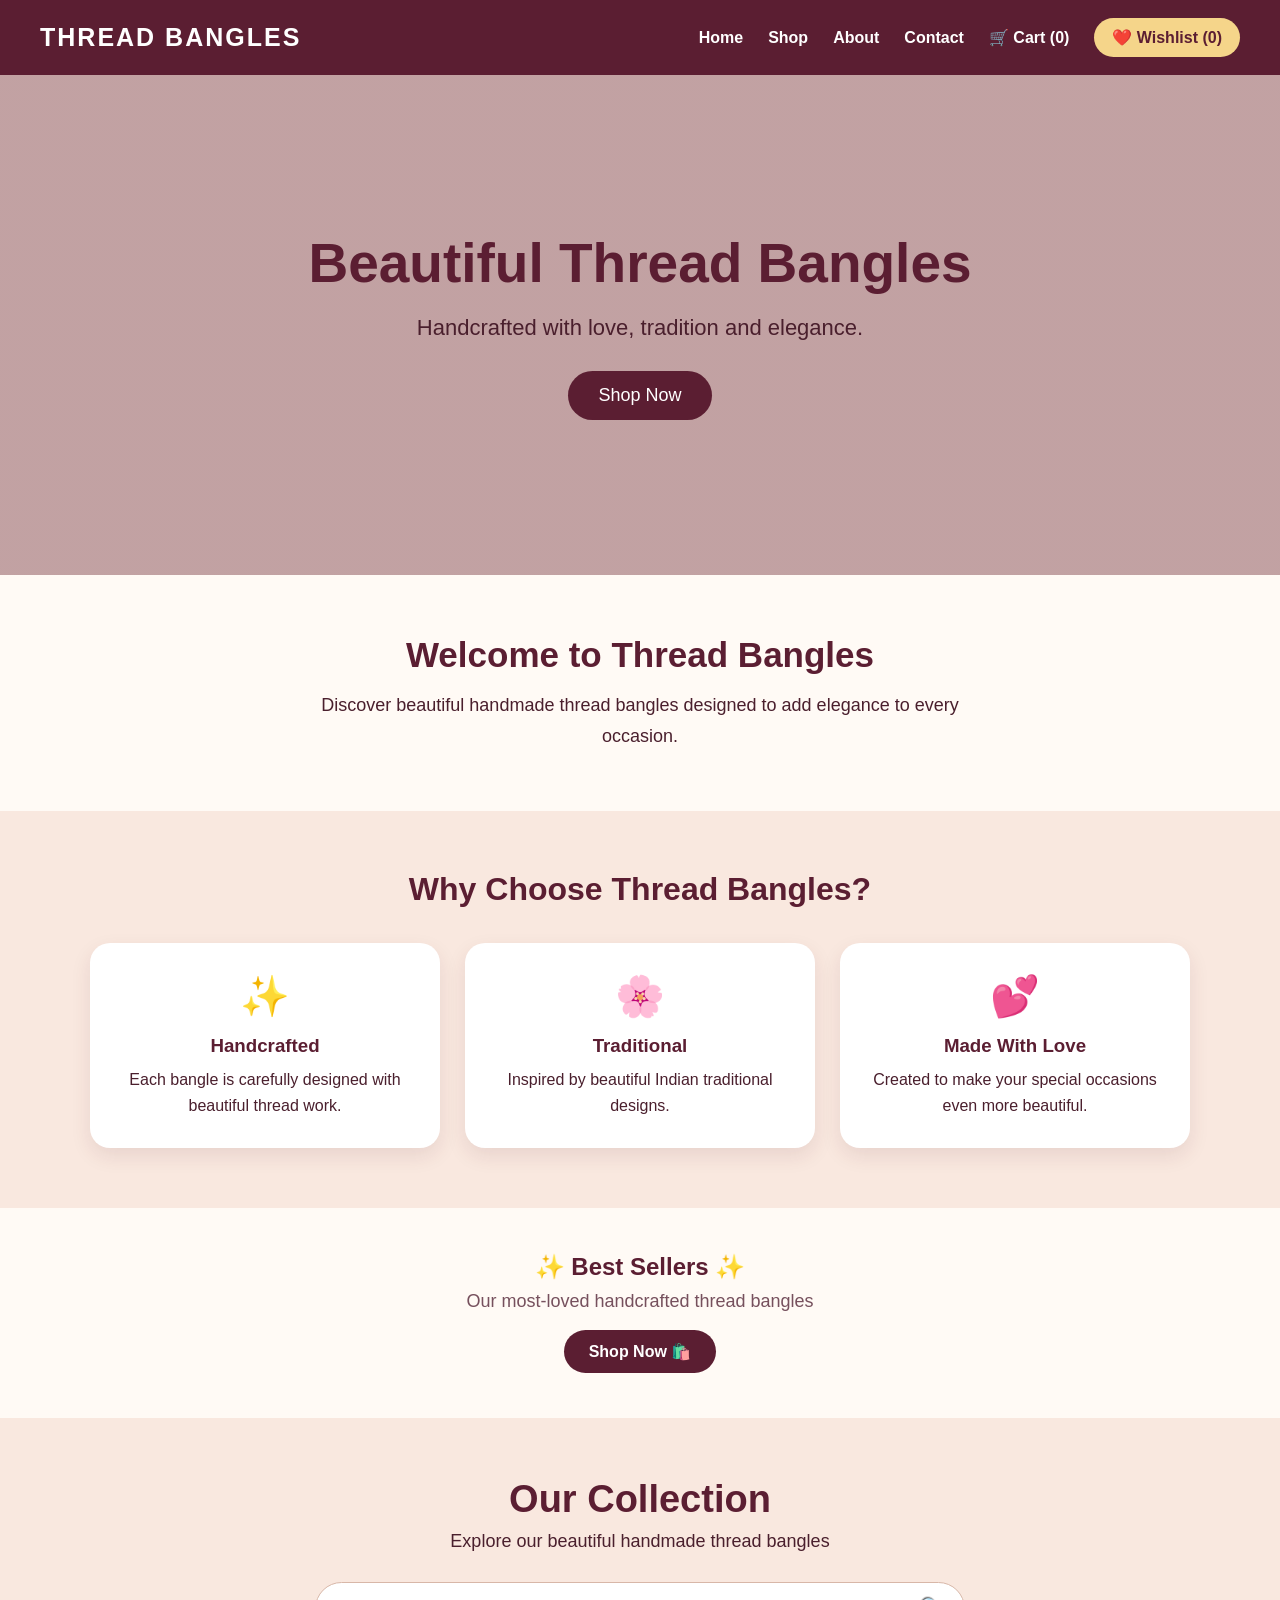
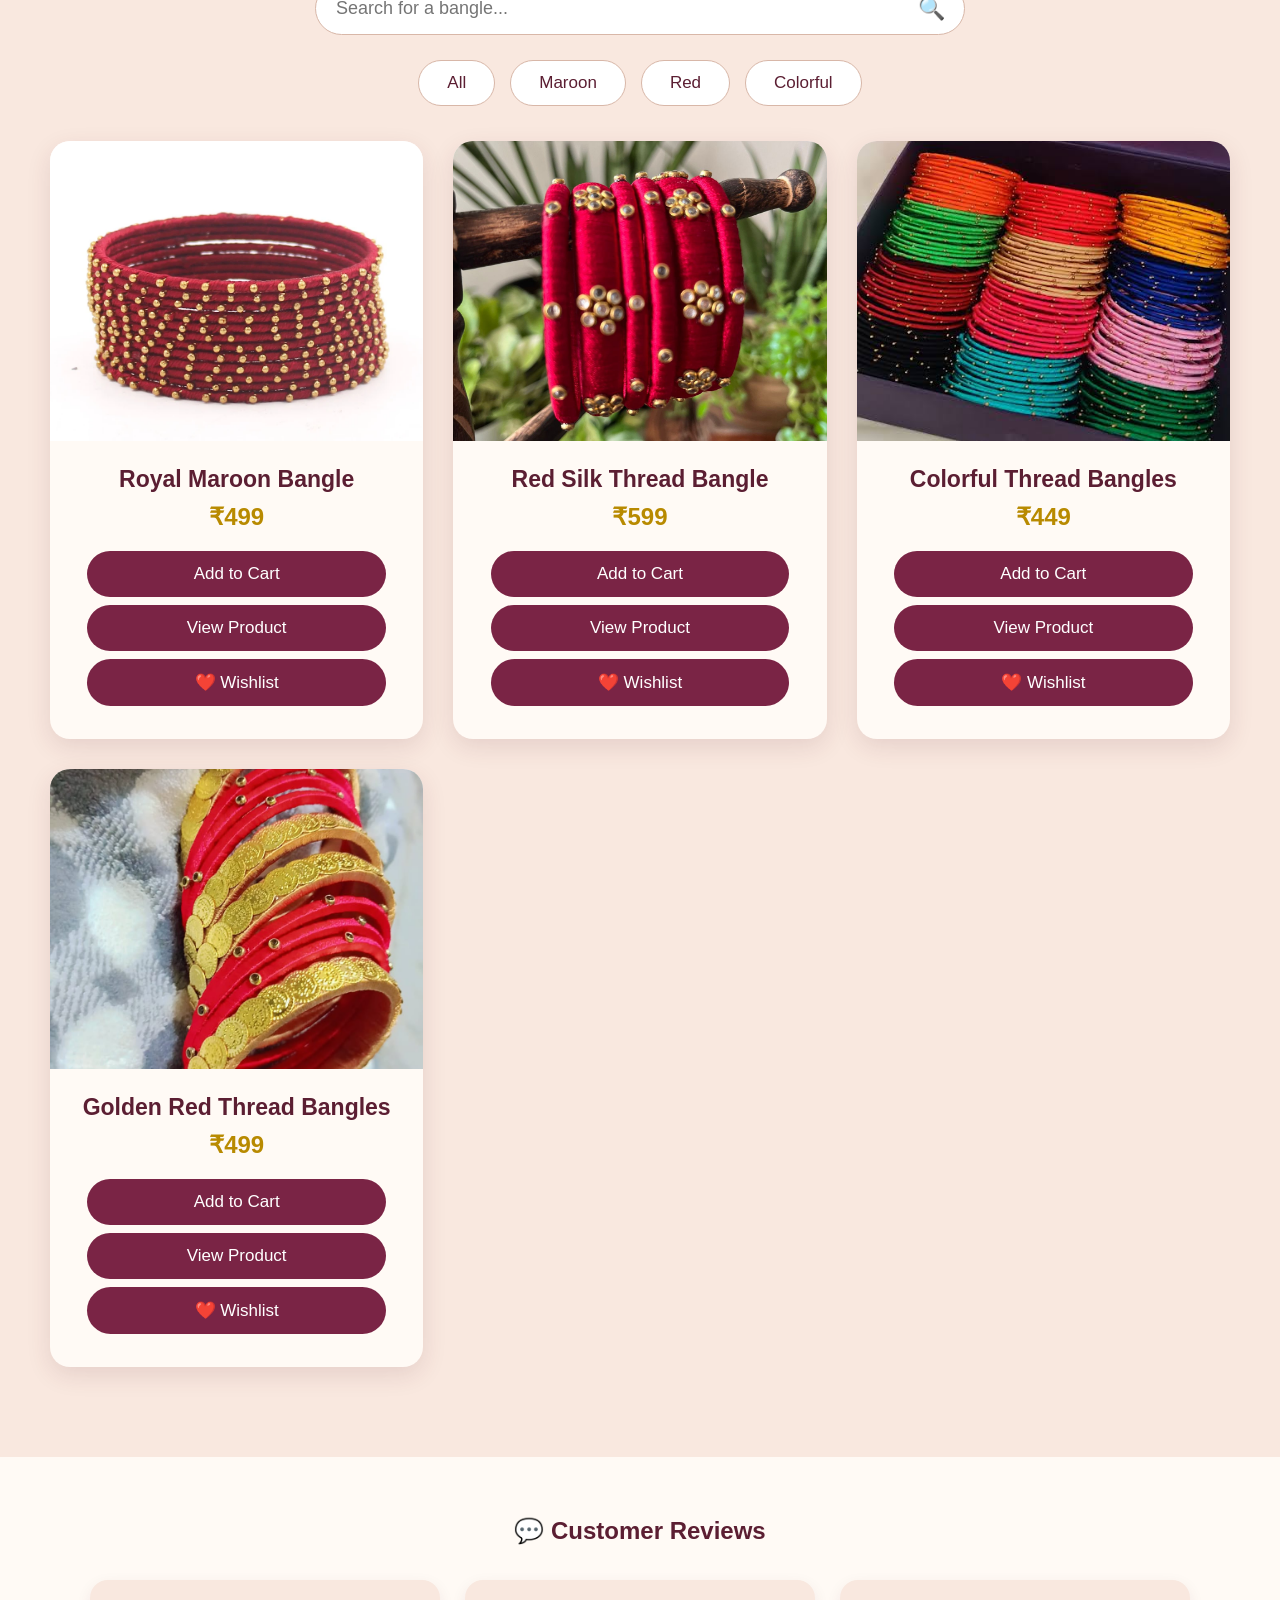
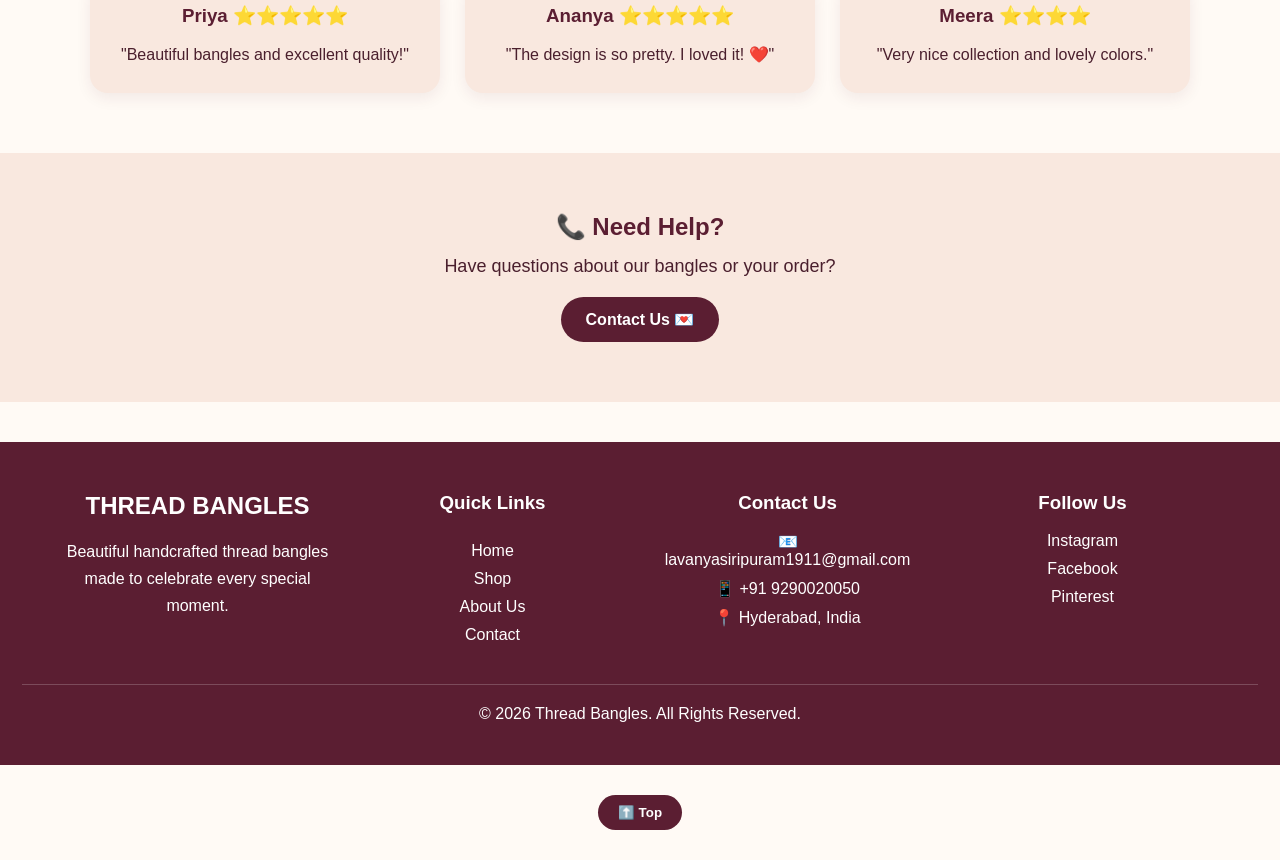
<file: index.html>
<!DOCTYPE html>
<html lang="en">

<head>
    <meta charset="UTF-8">
    <meta name="viewport" content="width=device-width, initial-scale=1.0">

    <title>Thread Bangles</title>

    <link rel="stylesheet" href="style.css">
</head>

<body>

    <!-- HEADER -->

    <header>

        <div class="logo">
            THREAD BANGLES
        </div>

        <nav>
            <a href="index.html">Home</a>
            <a href="#shop">Shop</a>
            <a href="about.html">About</a>
            <a href="contact.html">Contact</a>
            <a href="cart.html">🛒 Cart</a>
            <a href="wishlist.html" id="wishlist-link">
                ❤️ Wishlist
            </a>
        </nav>

    </header>


    <!-- HERO -->

    <section class="hero">

        <div class="hero-content">

            <h1>
                Beautiful Thread Bangles
            </h1>

            <p>
                Handcrafted with love, tradition and elegance.
            </p>

            <a href="#shop">
                <button>
                    Shop Now
                </button>
            </a>

        </div>

    </section>


    <!-- WELCOME -->

    <section class="welcome">

        <h2>
            Welcome to Thread Bangles
        </h2>

        <p>
            Discover beautiful handmade thread bangles
            designed to add elegance to every occasion.
        </p>

    </section>


    <!-- WHY CHOOSE US -->

    <section class="featured">

        <h2>
            Why Choose Thread Bangles?
        </h2>

        <div class="featured-container">

            <div class="featured-card">

                <div class="featured-icon">
                    ✨
                </div>

                <h3>
                    Handcrafted
                </h3>

                <p>
                    Each bangle is carefully designed
                    with beautiful thread work.
                </p>

            </div>


            <div class="featured-card">

                <div class="featured-icon">
                    🌸
                </div>

                <h3>
                    Traditional
                </h3>

                <p>
                    Inspired by beautiful Indian
                    traditional designs.
                </p>

            </div>


            <div class="featured-card">

                <div class="featured-icon">
                    💕
                </div>

                <h3>
                    Made With Love
                </h3>

                <p>
                    Created to make your special
                    occasions even more beautiful.
                </p>

            </div>

        </div>

    </section>


    <!-- BEST SELLERS -->

    <section class="featured-section">

        <h1>
            ✨ Best Sellers ✨
        </h1>

        <p>
            Our most-loved handcrafted thread bangles
        </p>

        <a href="#shop" class="featured-btn">
            Shop Now 🛍️
        </a>

    </section>


    <!-- SHOP -->

    <section class="shop" id="shop">

        <h2>
            Our Collection
        </h2>

        <p class="shop-subtitle">
            Explore our beautiful handmade thread bangles
        </p>


        <!-- SEARCH -->

        <div class="shop-search">

            <input
                type="text"
                id="searchInput"
                placeholder="Search for a bangle..."
                onkeyup="searchProducts()"
            >

            <span>
                🔍
            </span>

        </div>


        <!-- CATEGORY FILTERS -->

        <div class="category-filters">

            <button onclick="filterProducts('all')">
                All
            </button>

            <button onclick="filterProducts('maroon')">
                Maroon
            </button>

            <button onclick="filterProducts('red')">
                Red
            </button>

            <button onclick="filterProducts('colorful')">
                Colorful
            </button>

        </div>


        <!-- NO PRODUCTS -->

        <p id="no-products" class="no-products">
            No products found.
        </p>


        <!-- PRODUCTS -->

        <div class="product-container">


            <!-- PRODUCT 1 -->

            <div
                class="product-card"
                data-category="maroon"
            >

                <img
                    src="images/maroon-bangle.jpeg"
                    alt="Royal Maroon Bangle"
                >

                <h3>
                    Royal Maroon Bangle
                </h3>

                <p>
                    ₹499
                </p>

                <button
                    onclick="addToCart('Royal Maroon Bangle', 499)"
                >
                    Add to Cart
                </button>

                <a href="product.html">
                    <button>
                        View Product
                    </button>
                </a>

                <button
                    class="wishlist-btn"
                    onclick="addToWishlist('Royal Maroon Bangle')"
                >
                    ❤️ Wishlist
                </button>

            </div>


            <!-- PRODUCT 2 -->

            <div
                class="product-card"
                data-category="red"
            >

                <img
                    src="images/red-bangle.jpeg"
                    alt="Red Silk Thread Bangle"
                >

                <h3>
                    Red Silk Thread Bangle
                </h3>

                <p>
                    ₹599
                </p>

                <button
                    onclick="addToCart('Red Silk Thread Bangle', 599)"
                >
                    Add to Cart
                </button>

                <a href="product2.html">
                    <button>
                        View Product
                    </button>
                </a>

                <button
                    class="wishlist-btn"
                    onclick="addToWishlist('Red Silk Thread Bangle')"
                >
                    ❤️ Wishlist
                </button>

            </div>


            <!-- PRODUCT 3 -->

            <div
                class="product-card"
                data-category="colorful"
            >

                <img
                    src="images/colorful-bangles.jpeg"
                    alt="Colorful Thread Bangles"
                >

                <h3>
                    Colorful Thread Bangles
                </h3>

                <p>
                    ₹449
                </p>

                <button
                    onclick="addToCart('Colorful Thread Bangles', 449)"
                >
                    Add to Cart
                </button>

                <a href="product3.html">
                    <button>
                        View Product
                    </button>
                </a>

                <button
                    class="wishlist-btn"
                    onclick="addToWishlist('Colorful Thread Bangles')"
                >
                    ❤️ Wishlist
                </button>

            </div>


            <!-- PRODUCT 4 -->

            <div
                class="product-card"
                data-category="colorful"
            >

                <img
                    src="images/golden-red-bangles.jpeg"
                    alt="Golden Red Thread Bangles"
                >

                <h3>
                    Golden Red Thread Bangles
                </h3>

                <p>
                    ₹499
                </p>

                <button
                    onclick="addToCart('Golden Red Thread Bangles', 499)"
                >
                    Add to Cart
                </button>

                <a href="product4.html">
                    <button>
                        View Product
                    </button>
                </a>

                <button
                    class="wishlist-btn"
                    onclick="addToWishlist('Golden Red Thread Bangles')"
                >
                    ❤️ Wishlist
                </button>

            </div>


        </div>

    </section>


    <!-- REVIEWS -->

    <section class="reviews-section">

        <h1>
            💬 Customer Reviews
        </h1>

        <div class="reviews-container">

            <div class="review-card">

                <h3>
                    Priya ⭐⭐⭐⭐⭐
                </h3>

                <p>
                    "Beautiful bangles and excellent quality!"
                </p>

            </div>


            <div class="review-card">

                <h3>
                    Ananya ⭐⭐⭐⭐⭐
                </h3>

                <p>
                    "The design is so pretty. I loved it! ❤️"
                </p>

            </div>


            <div class="review-card">

                <h3>
                    Meera ⭐⭐⭐⭐
                </h3>

                <p>
                    "Very nice collection and lovely colors."
                </p>

            </div>

        </div>

    </section>


    <!-- SUPPORT -->

    <section class="support-section">

        <h1>
            📞 Need Help?
        </h1>

        <p>
            Have questions about our bangles or your order?
        </p>

        <a
            href="contact.html"
            class="support-btn"
        >
            Contact Us 💌
        </a>

    </section>


    <!-- FOOTER -->

    <footer class="main-footer">

        <div class="footer-container">


            <div class="footer-about">

                <h2>
                    THREAD BANGLES
                </h2>

                <p>
                    Beautiful handcrafted thread bangles
                    made to celebrate every special moment.
                </p>

            </div>


            <div class="footer-links">

                <h3>
                    Quick Links
                </h3>

                <a href="index.html">
                    Home
                </a>

                <a href="index.html#shop">
                    Shop
                </a>

                <a href="about.html">
                    About Us
                </a>

                <a href="contact.html">
                    Contact
                </a>

            </div>


            <div class="footer-contact">

                <h3>
                    Contact Us
                </h3>

                <p>
                    📧 lavanyasiripuram1911@gmail.com
                </p>

                <p>
                    📱 +91 9290020050
                </p>

                <p>
                    📍 Hyderabad, India
                </p>

            </div>


            <div class="footer-social">

                <h3>
                    Follow Us
                </h3>

                <div class="social-icons">

                    <a href="#">
                        Instagram
                    </a>

                    <a href="#">
                        Facebook
                    </a>

                    <a href="#">
                        Pinterest
                    </a>

                </div>

            </div>

        </div>


        <div class="footer-bottom">

            <p>
                © 2026 Thread Bangles. All Rights Reserved.
            </p>

        </div>

    </footer>


    <!-- BACK TO TOP -->

    <button
        class="back-to-top"
        onclick="window.scrollTo({top: 0, behavior: 'smooth'})"
    >
        ⬆️ Top
    </button>


    <script src="script.js"></script>

</body>

</html>
</file>
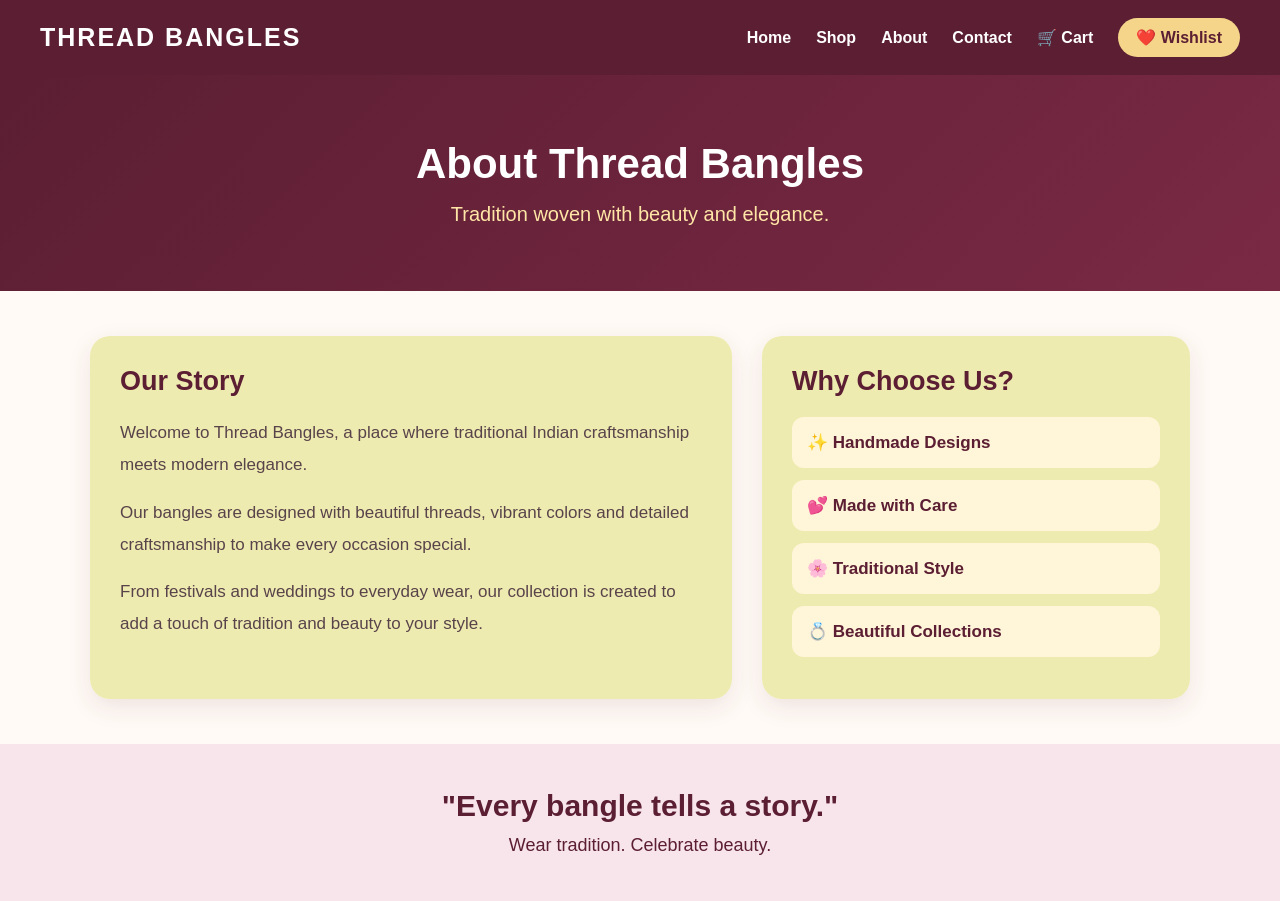
<file: about.html>
<!DOCTYPE html>
<html lang="en">

<head>
    <meta charset="UTF-8">
    <meta name="viewport" content="width=device-width, initial-scale=1.0">

    <title>About Us - Thread Bangles</title>

    <link rel="stylesheet" href="style.css">
</head>

<body>

    <header>

        <div class="logo">THREAD BANGLES</div>

        <nav>
            <a href="index.html">Home</a>
            <a href="index.html#shop">Shop</a>
            <a href="about.html">About</a>
            <a href="contact.html">Contact</a>
            <a href="cart.html">🛒 Cart</a>
            <a href="wishlist.html" id="wishlist-link">❤️ Wishlist</a>
        </nav>

    </header>


    <section class="about-hero">

        <h1>About Thread Bangles</h1>

        <p>
            Tradition woven with beauty and elegance.
        </p>

    </section>


    <section class="about-content">

        <div class="about-text">

            <h2>Our Story</h2>

            <p>
                Welcome to Thread Bangles, a place where
                traditional Indian craftsmanship meets modern
                elegance.
            </p>

            <p>
                Our bangles are designed with beautiful
                threads, vibrant colors and detailed
                craftsmanship to make every occasion special.
            </p>

            <p>
                From festivals and weddings to everyday wear,
                our collection is created to add a touch of
                tradition and beauty to your style.
            </p>

        </div>


        <div class="about-box">

            <h2>Why Choose Us?</h2>

            <div class="about-feature">
                ✨ Handmade Designs
            </div>

            <div class="about-feature">
                💕 Made with Care
            </div>

            <div class="about-feature">
                🌸 Traditional Style
            </div>

            <div class="about-feature">
                💍 Beautiful Collections
            </div>

        </div>

    </section>


    <section class="about-quote">

        <h2>
            "Every bangle tells a story."
        </h2>

        <p>
            Wear tradition. Celebrate beauty.
        </p>

    </section>


</body>

</html>
</file>
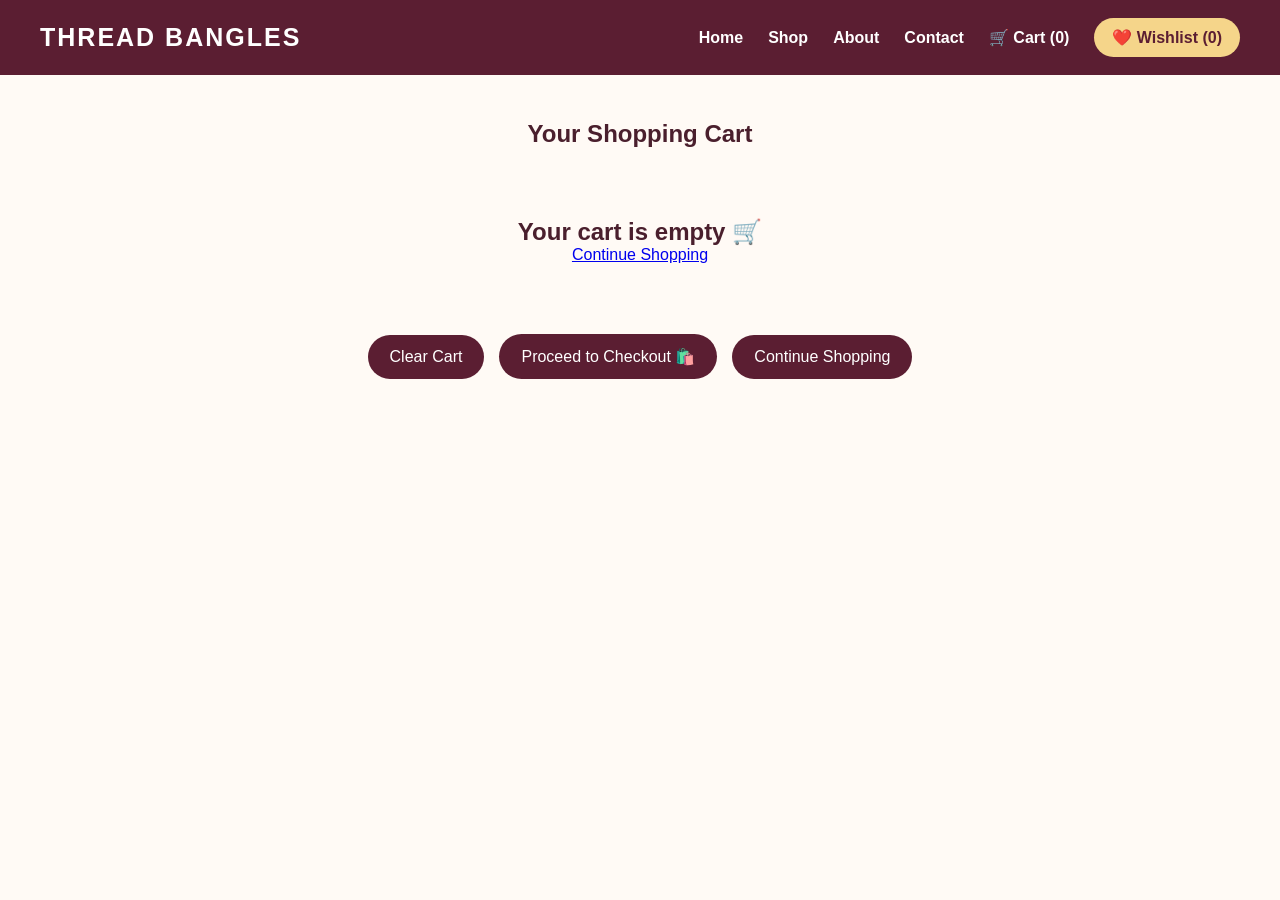
<file: cart.html>
<!DOCTYPE html>
<html lang="en">

<head>
    <meta charset="UTF-8">
    <meta name="viewport" content="width=device-width, initial-scale=1.0">

    <title>Cart - Thread Bangles</title>

    <link rel="stylesheet" href="style.css">
</head>

<body>

    <header>

        <div class="logo">THREAD BANGLES</div>

        <nav>
            <a href="index.html">Home</a>
            <a href="index.html#shop">Shop</a>
            <a href="about.html">About</a>
            <a href="contact.html">Contact</a>
            <a href="cart.html">🛒 Cart</a>
            <a href="wishlist.html" id="wishlist-link">❤️ Wishlist</a>
        </nav>

    </header>


    
<section class="cart-section">

    <h1>Your Shopping Cart</h1>

    <div id="cart-items"></div>

    <h2 id="cart-total"></h2>

    <div class="cart-actions">
        <button onclick="clearCart()">Clear Cart</button>

        <a href="checkout.html" class="checkout-btn">
            Proceed to Checkout 🛍️
        </a>

        <a href="index.html#shop" class="continue-btn">
            Continue Shopping
        </a>
    </div>

</section>



    <script src="script.js"></script>

</body>

</html>
</file>
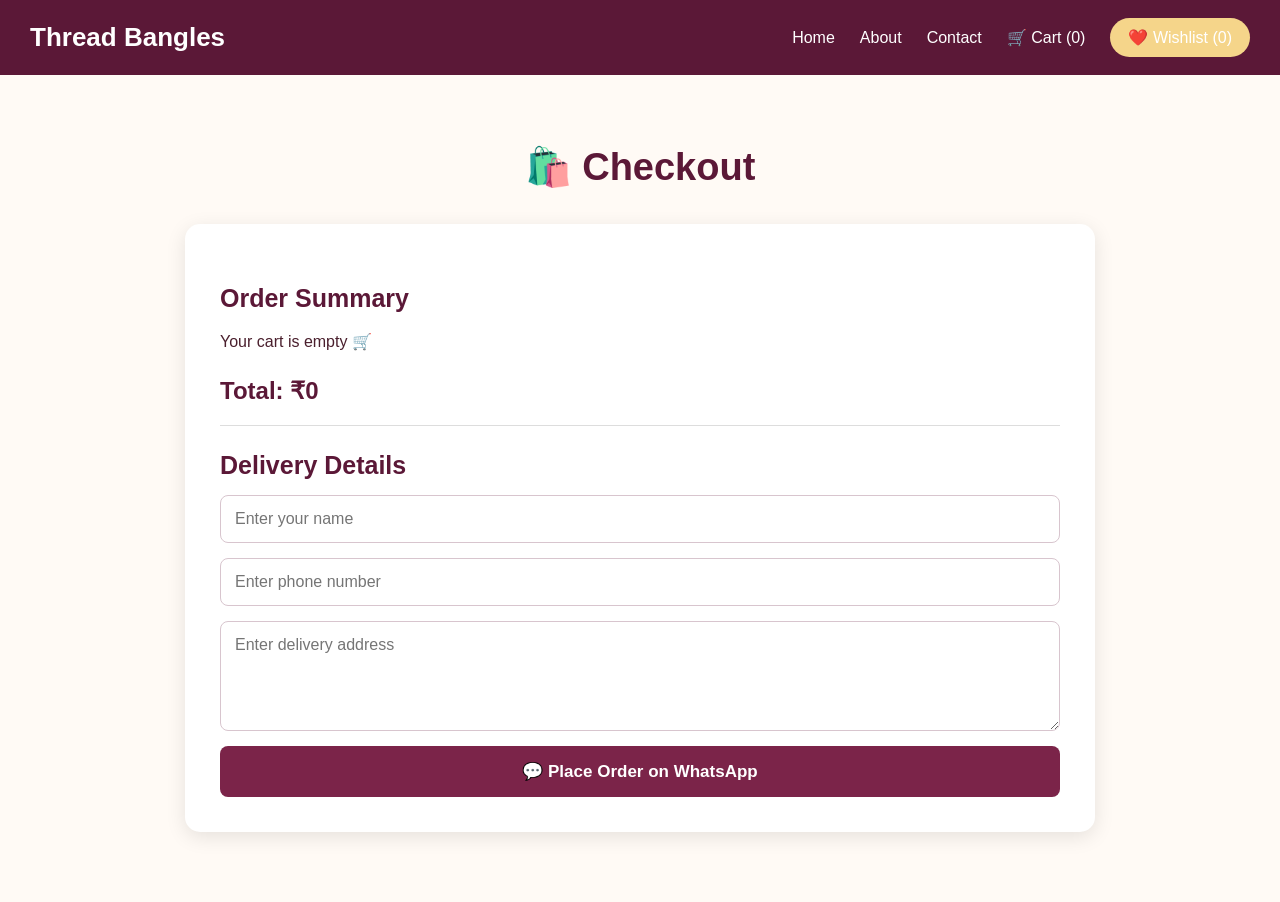
<file: checkout.html>
<!DOCTYPE html>
<html lang="en">

<head>
    <meta charset="UTF-8">
    <meta name="viewport" content="width=device-width, initial-scale=1.0">

    <title>Checkout - Thread Bangles</title>

    <link rel="stylesheet" href="style.css">
</head>

<body>

    <nav>
        <h2>Thread Bangles</h2>

        <a href="index.html">Home</a>
        <a href="about.html">About</a>
        <a href="contact.html">Contact</a>
        <a href="cart.html">🛒 Cart</a>
        <a href="wishlist.html" id="wishlist-link">❤️ Wishlist</a>
    </nav>

    <section class="checkout-section">

        <h1>🛍️ Checkout</h1>

        <div class="checkout-box">

            <h2>Order Summary</h2>

            <div id="checkout-items"></div>

            <h3 id="checkout-total">Total: ₹0</h3>

            <h2>Delivery Details</h2>

            <input type="text" id="customer-name" placeholder="Enter your name">

            <input type="text" id="customer-phone" placeholder="Enter phone number">

            <textarea id="customer-address" placeholder="Enter delivery address"></textarea>

            <button onclick="placeOrder()">
                💬 Place Order on WhatsApp
            </button>

        </div>

    </section>

    <script src="script.js"></script>

</body>

</html>
</file>
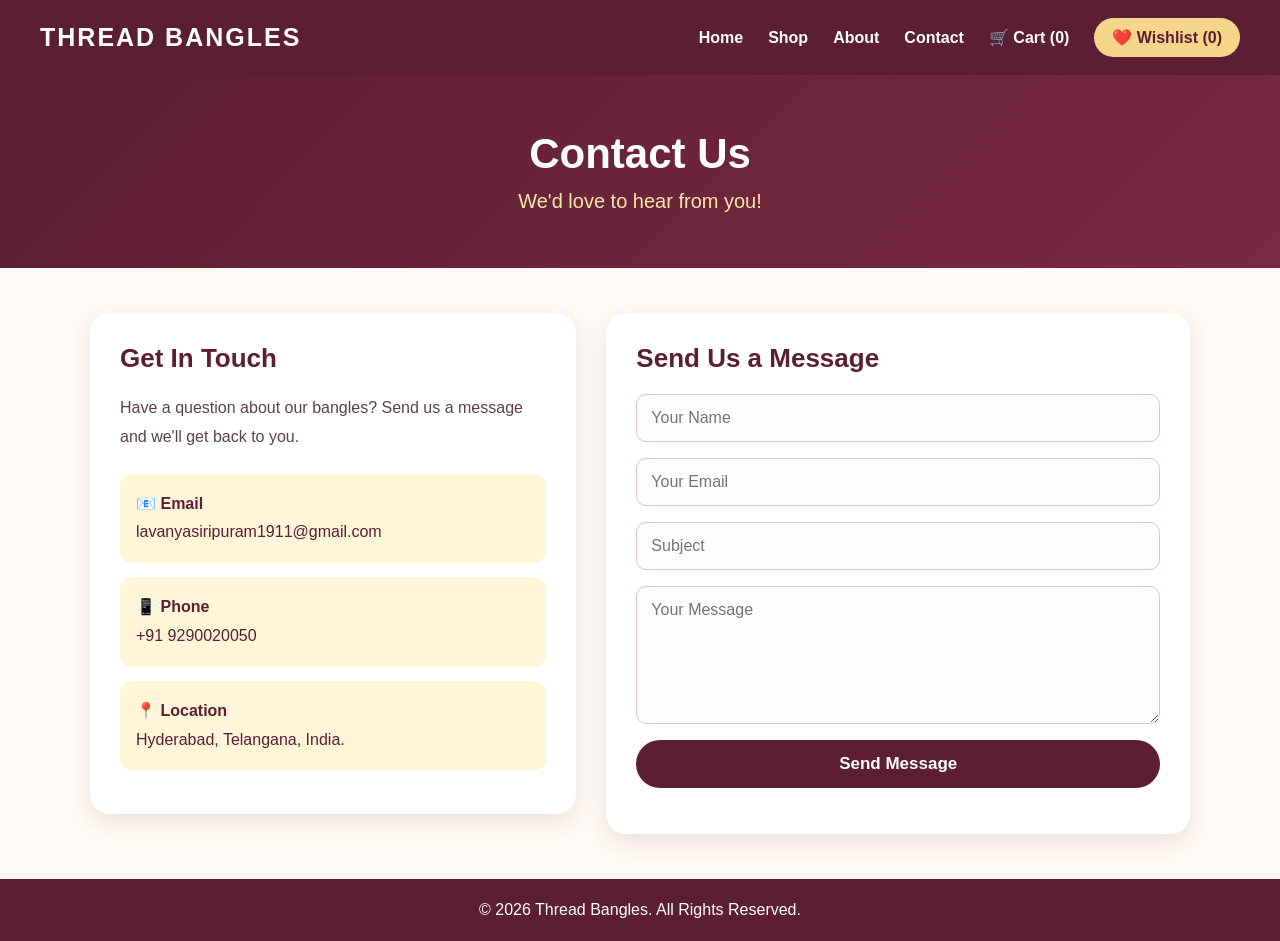
<file: contact.html>
<!DOCTYPE html>
<html lang="en">

<head>
    <meta charset="UTF-8">
    <meta name="viewport" content="width=device-width, initial-scale=1.0">

    <title>Contact Us - Thread Bangles</title>

    <link rel="stylesheet" href="style.css">
</head>

<body>

    <header>

        <div class="logo">THREAD BANGLES</div>

        <nav>
            <a href="index.html">Home</a>
            <a href="index.html#shop">Shop</a>
            <a href="about.html">About</a>
            <a href="contact.html">Contact</a>
            <a href="cart.html">🛒 Cart</a>
            <a href="wishlist.html" id="wishlist-link">❤️ Wishlist</a>
        </nav>

    </header>


    <section class="contact-hero">

        <h1>Contact Us</h1>

        <p>
            We'd love to hear from you!
        </p>

    </section>


    <section class="contact-section">

        <div class="contact-info">

            <h2>Get In Touch</h2>

            <p>
                Have a question about our bangles?
                Send us a message and we'll get back to you.
            </p>

            <div class="contact-detail">
                📧 <strong>Email</strong>
                <br>
                lavanyasiripuram1911@gmail.com
            </div>

            <div class="contact-detail">
                📱 <strong>Phone</strong>
                <br>
                +91 9290020050
            </div>

            <div class="contact-detail">
                📍 <strong>Location</strong>
                <br>
                Hyderabad, Telangana, India.
            </div>

        </div>


        <div class="contact-form">

            <h2>Send Us a Message</h2>

            <form onsubmit="sendMessage(event)">

                <input
                    type="text"
                    id="name"
                    placeholder="Your Name"
                    required
                >

                <input
                    type="email"
                    id="email"
                    placeholder="Your Email"
                    required
                >

                <input
                    type="text"
                    id="subject"
                    placeholder="Subject"
                    required
                >

                <textarea
                    id="message"
                    placeholder="Your Message"
                    rows="6"
                    required
                ></textarea>

                <button type="submit">
                    Send Message
                </button>

                <p id="message-success"></p>

            </form>

        </div>

    </section>


    <footer>

        <p>
            © 2026 Thread Bangles. All Rights Reserved.
        </p>

    </footer>


    <script src="script.js"></script>

</body>

</html>
</file>
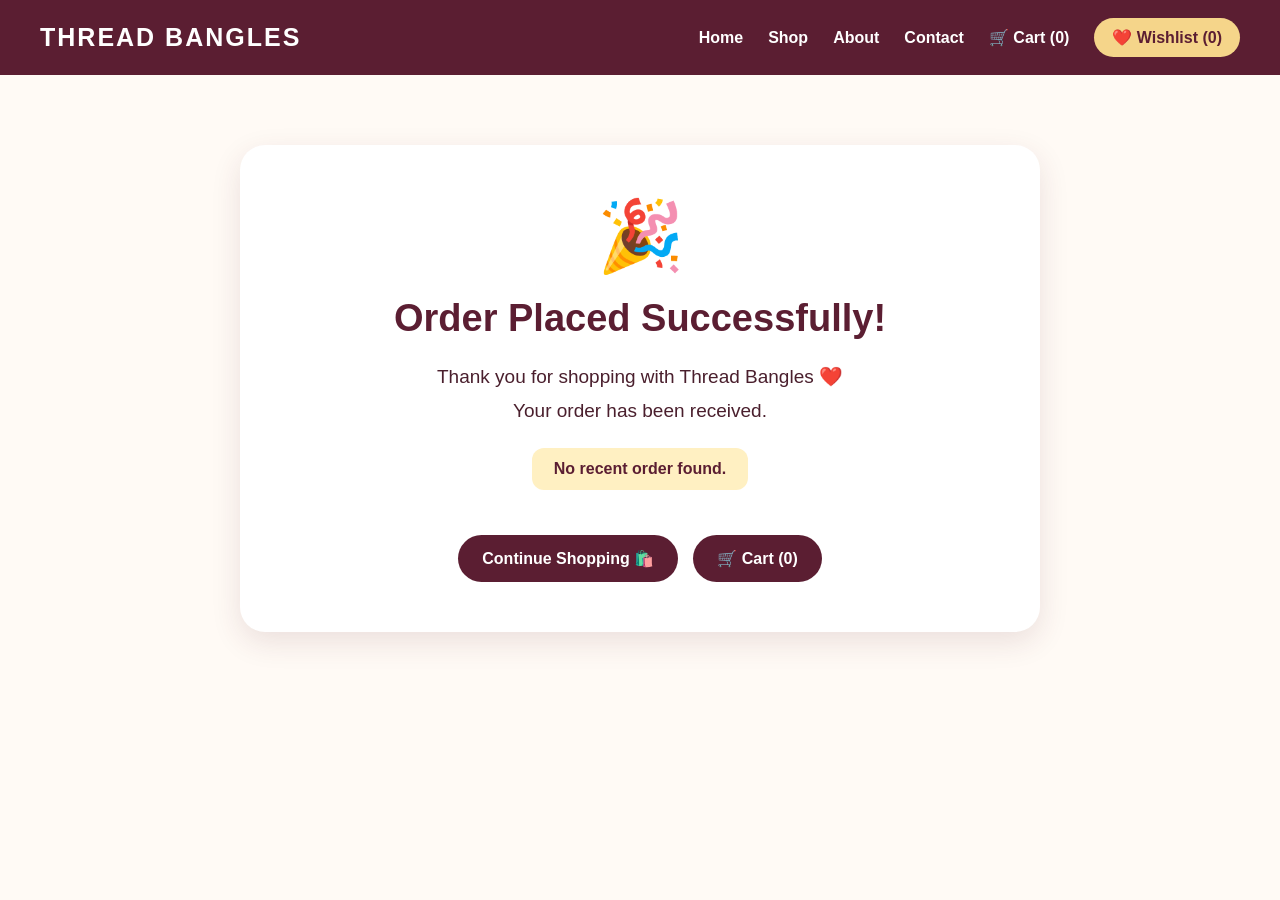
<file: order-success.html>
<!DOCTYPE html>
<html lang="en">

<head>
    <meta charset="UTF-8">
    <meta name="viewport" content="width=device-width, initial-scale=1.0">

    <title>Order Successful - Thread Bangles</title>

    <link rel="stylesheet" href="style.css">
</head>

<body>

    <header>
        <div class="logo">THREAD BANGLES</div>

        <nav>
            <a href="index.html">Home</a>
            <a href="index.html#shop">Shop</a>
            <a href="about.html">About</a>
            <a href="contact.html">Contact</a>
            <a href="cart.html">
                🛒 Cart (<span id="cart-count">0</span>)
            </a>
            <a href="wishlist.html" id="wishlist-link">
                ❤️ Wishlist (0)
            </a>
        </nav>
    </header>


    <section class="success-section">

        <div class="success-icon">🎉</div>

        <h1>Order Placed Successfully!</h1>

        <p>Thank you for shopping with Thread Bangles ❤️</p>
        <p>Your order has been received.</p>

        <div class="order-id" id="order-id"></div>

        <div class="success-actions">
            <a href="index.html#shop">Continue Shopping 🛍️</a>
            <a href="cart.html">View Cart 🛒</a>
        </div>

    </section>


    <script src="script.js"></script>

    <script>
        const orderId = localStorage.getItem("orderId");

        document.getElementById("order-id").innerText =
            orderId
                ? "Your Order ID: " + orderId
                : "No recent order found.";
    </script>

</body>
</html>
</file>
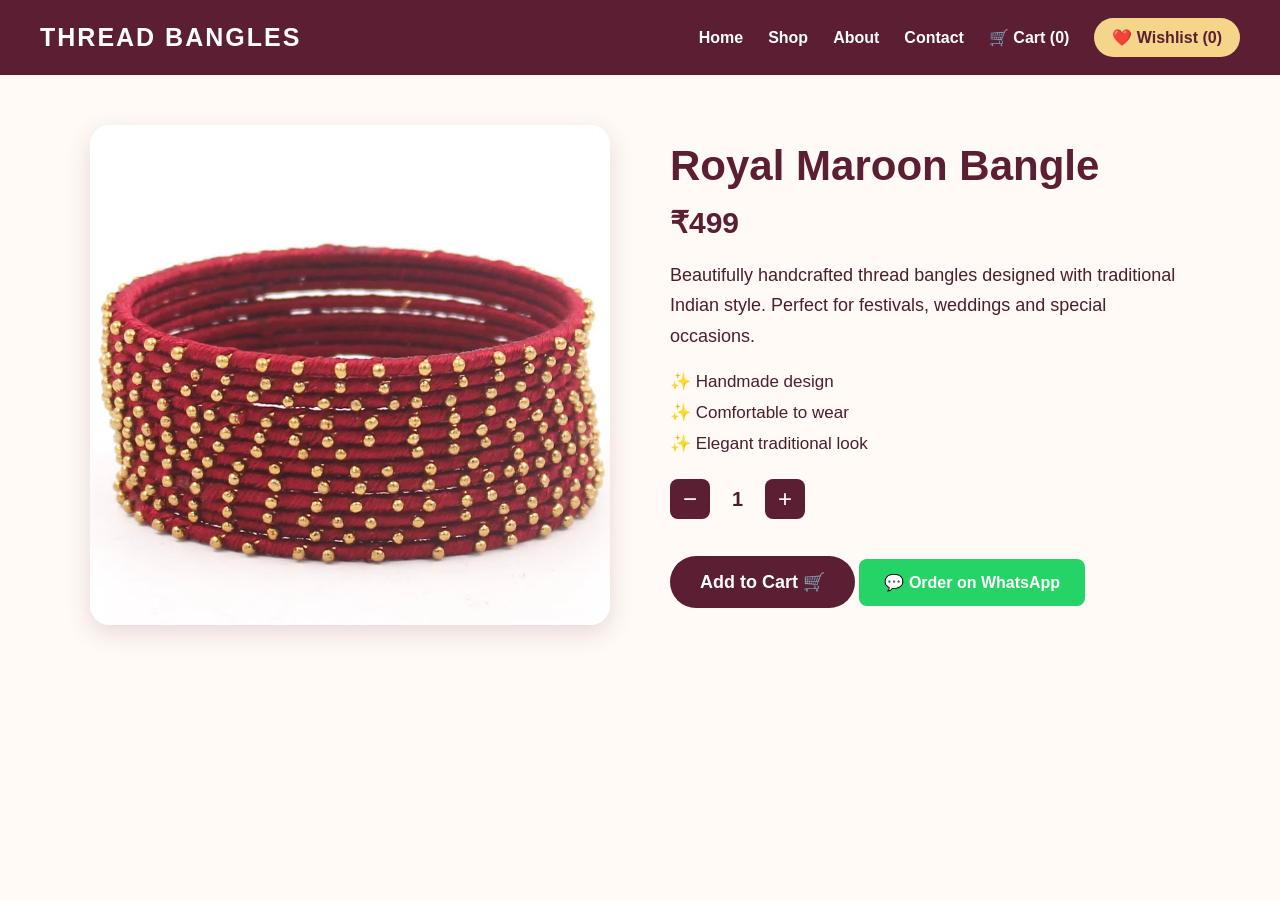
<file: product.html>
<!DOCTYPE html>
<html lang="en">
<head>
    <meta charset="UTF-8">
    <meta name="viewport" content="width=device-width, initial-scale=1.0">

    <title>Royal Maroon Bangle - Thread Bangles</title>

    <link rel="stylesheet" href="style.css">
</head>

<body>

<header>
    <div class="logo">THREAD BANGLES</div>

    <nav>
        <a href="index.html">Home</a>
        <a href="index.html#shop">Shop</a>
        <a href="about.html">About</a>
        <a href="contact.html">Contact</a>

        <a href="cart.html">
            🛒 Cart (<span id="cart-count">0</span>)
        </a>

        <a href="wishlist.html" id="wishlist-link">
            ❤️ Wishlist (0)
        </a>
    </nav>
</header>


<section class="product-detail">

    <div class="product-detail-image">
        <img src="images/maroon-bangle.jpeg" alt="Royal Maroon Bangle">
    </div>


    <div class="product-detail-info">

        <h1>Royal Maroon Bangle</h1>

        <h2>₹499</h2>

        <p class="product-description">
            Beautifully handcrafted thread bangles designed with traditional
            Indian style. Perfect for festivals, weddings and special occasions.
        </p>

        <ul class="product-features">
            <li>✨ Handmade design</li>
            <li>✨ Comfortable to wear</li>
            <li>✨ Elegant traditional look</li>
        </ul>


        <div class="quantity-box">

            <button onclick="changeQuantity(-1)">−</button>

            <span id="quantity">1</span>

            <button onclick="changeQuantity(1)">+</button>

        </div>


        <button
            class="detail-add-cart"
            onclick="addProductToCart()">
            Add to Cart 🛒
        </button>

        <a href="https://wa.me/919290020050?text=Hello%21%20I%20want%20to%20order%20the%20Royal%20Maroon%20Bangle."
            target="_blank"
            rel="noopener noreferrer"
            class="whatsapp-btn">
            💬 Order on WhatsApp
        </a>
    </div>

</section>


<script src="script.js"></script>

<script>

let quantity = 1;

function changeQuantity(amount) {

    quantity += amount;

    if (quantity < 1) {
        quantity = 1;
    }

    document.getElementById("quantity").innerText = quantity;
}


function addProductToCart() {

    for (let i = 0; i < quantity; i++) {
        addToCart("Royal Maroon Bangle", 499);
    }

    alert("Royal Maroon Bangle added to cart! 🛍️");
}

</script>

</body>
</html>
</file>
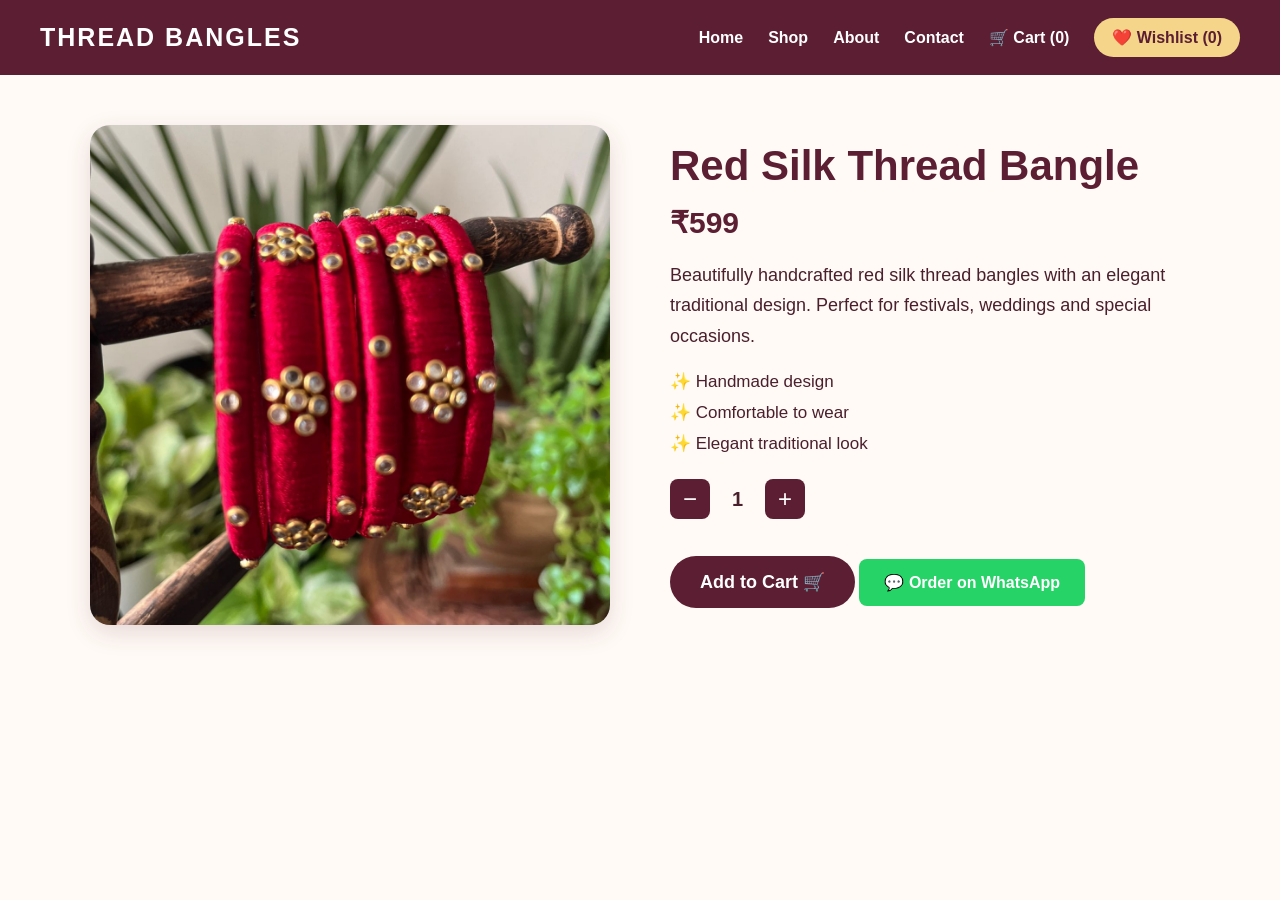
<file: product2.html>
<!DOCTYPE html>
<html lang="en">
<head>
    <meta charset="UTF-8">
    <meta name="viewport" content="width=device-width, initial-scale=1.0">

    <title>Red Silk Thread Bangle - Thread Bangles</title>

    <link rel="stylesheet" href="style.css">
</head>

<body>

<header>
    <div class="logo">THREAD BANGLES</div>

    <nav>
        <a href="index.html">Home</a>
        <a href="index.html#shop">Shop</a>
        <a href="about.html">About</a>
        <a href="contact.html">Contact</a>

        <a href="cart.html">
            🛒 Cart (<span id="cart-count">0</span>)
        </a>

        <a href="wishlist.html" id="wishlist-link">
            ❤️ Wishlist (0)
        </a>
    </nav>
</header>


<section class="product-detail">

    <div class="product-detail-image">
        <img src="images/red-bangle.jpeg" alt="Red Silk Thread Bangle">
    </div>


    <div class="product-detail-info">

        <h1>Red Silk Thread Bangle</h1>

        <h2>₹599</h2>

        <p class="product-description">
            Beautifully handcrafted red silk thread bangles with an elegant
            traditional design. Perfect for festivals, weddings and special occasions.
        </p>

        <ul class="product-features">
            <li>✨ Handmade design</li>
            <li>✨ Comfortable to wear</li>
            <li>✨ Elegant traditional look</li>
        </ul>


        <div class="quantity-box">

            <button onclick="changeQuantity(-1)">−</button>

            <span id="quantity">1</span>

            <button onclick="changeQuantity(1)">+</button>

        </div>


        <button
            class="detail-add-cart"
            onclick="addProductToCart()">
            Add to Cart 🛒
        </button>

        <a href="https://wa.me/919290020050?text=Hello%21%20I%20want%20to%20order%20the%20Red%20Silk%20Thread%20Bangle."
            target="_blank"
            rel="noopener noreferrer"
            class="whatsapp-btn">
            💬 Order on WhatsApp
        </a>
    </div>

</section>


<script src="script.js"></script>

<script>

let quantity = 1;

function changeQuantity(amount) {

    quantity += amount;

    if (quantity < 1) {
        quantity = 1;
    }

    document.getElementById("quantity").innerText = quantity;
}


function addProductToCart() {

    for (let i = 0; i < quantity; i++) {
        addToCart("Red Silk Thread Bangle", 599);
    }

    alert("Red Silk Thread Bangle added to cart! 🛍️");
}

</script>

</body>
</html>
</file>
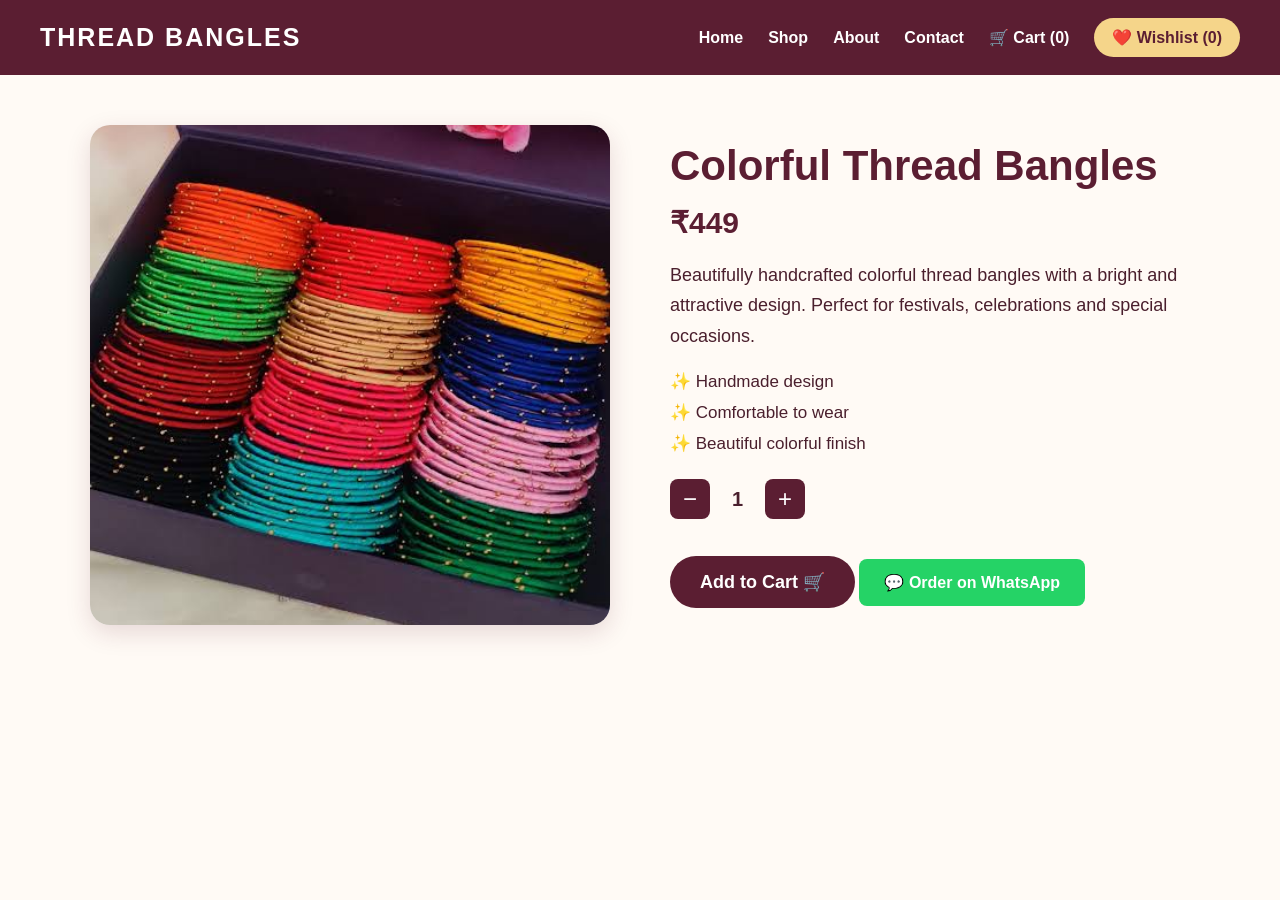
<file: product3.html>
<!DOCTYPE html>
<html lang="en">
<head>
    <meta charset="UTF-8">
    <meta name="viewport" content="width=device-width, initial-scale=1.0">

    <title>Colorful Thread Bangles - Thread Bangles</title>

    <link rel="stylesheet" href="style.css">
</head>

<body>

<header>
    <div class="logo">THREAD BANGLES</div>

    <nav>
        <a href="index.html">Home</a>
        <a href="index.html#shop">Shop</a>
        <a href="about.html">About</a>
        <a href="contact.html">Contact</a>

        <a href="cart.html">
            🛒 Cart (<span id="cart-count">0</span>)
        </a>

        <a href="wishlist.html" id="wishlist-link">
            ❤️ Wishlist (0)
        </a>
    </nav>
</header>


<section class="product-detail">

    <div class="product-detail-image">
        <img src="images/colorful-bangles.jpeg" alt="Colorful Thread Bangles">
    </div>


    <div class="product-detail-info">

        <h1>Colorful Thread Bangles</h1>

        <h2>₹449</h2>

        <p class="product-description">
            Beautifully handcrafted colorful thread bangles with a bright
            and attractive design. Perfect for festivals, celebrations
            and special occasions.
        </p>

        <ul class="product-features">
            <li>✨ Handmade design</li>
            <li>✨ Comfortable to wear</li>
            <li>✨ Beautiful colorful finish</li>
        </ul>


        <div class="quantity-box">

            <button onclick="changeQuantity(-1)">−</button>

            <span id="quantity">1</span>

            <button onclick="changeQuantity(1)">+</button>

        </div>


        <button
            class="detail-add-cart"
            onclick="addProductToCart()">
            Add to Cart 🛒
        </button>

        <a href="https://wa.me/919290020050?text=Hello%21%20I%20want%20to%20order%20the%20Colorful%20Thread%20Bangles."
            target="_blank"
            rel="noopener noreferrer"
            class="whatsapp-btn">
            💬 Order on WhatsApp
        </a>
    </div>

</section>


<script src="script.js"></script>

<script>

let quantity = 1;

function changeQuantity(amount) {

    quantity += amount;

    if (quantity < 1) {
        quantity = 1;
    }

    document.getElementById("quantity").innerText = quantity;
}


function addProductToCart() {

    for (let i = 0; i < quantity; i++) {
        addToCart("Colorful Thread Bangles", 449);
    }

    alert("Colorful Thread Bangles added to cart! 🛍️");
}

</script>

</body>
</html>
</file>
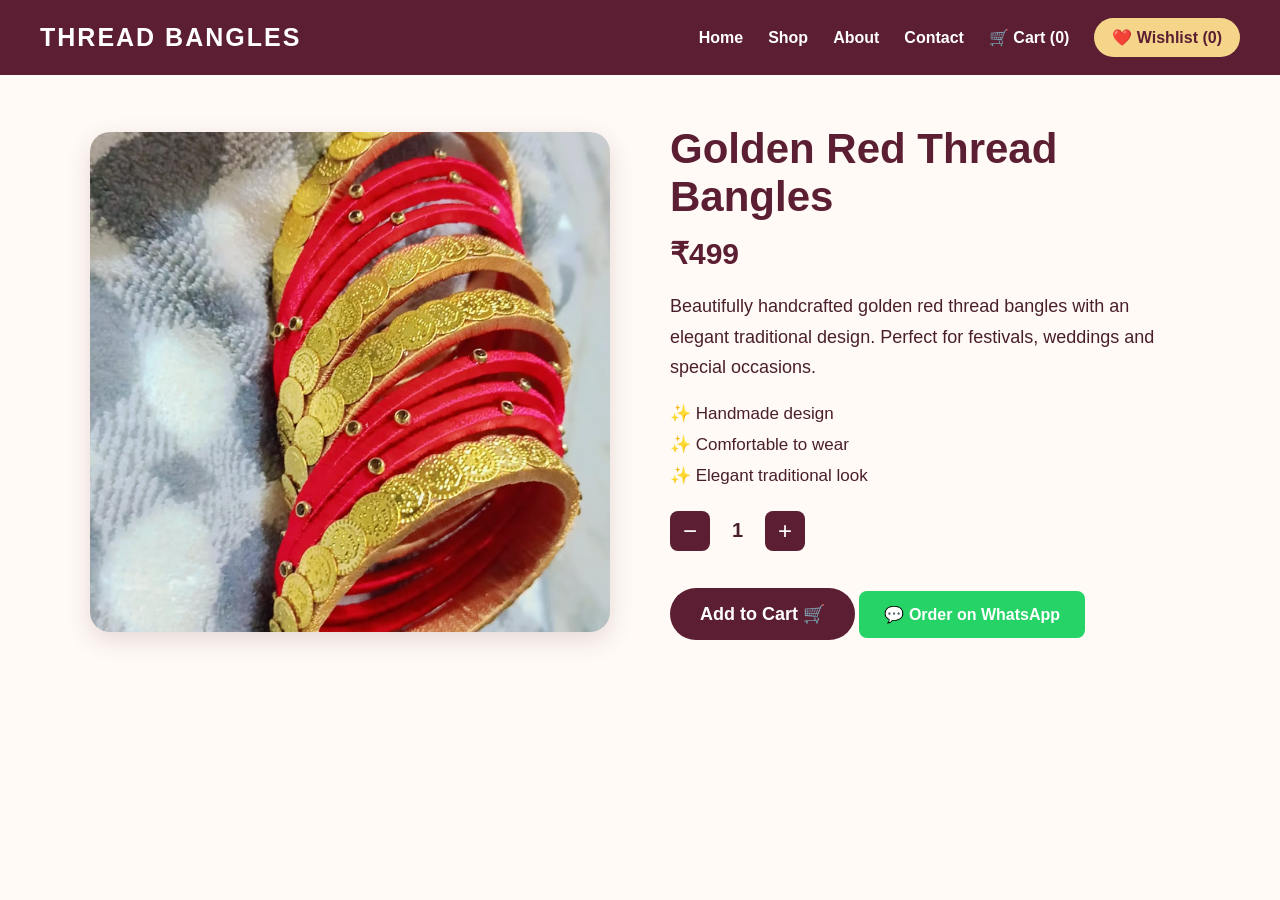
<file: product4.html>
<!DOCTYPE html>
<html lang="en">
<head>
    <meta charset="UTF-8">
    <meta name="viewport" content="width=device-width, initial-scale=1.0">

    <title>Golden Red Thread Bangles - Thread Bangles</title>

    <link rel="stylesheet" href="style.css">
</head>

<body>

<header>
    <div class="logo">THREAD BANGLES</div>

    <nav>
        <a href="index.html">Home</a>
        <a href="index.html#shop">Shop</a>
        <a href="about.html">About</a>
        <a href="contact.html">Contact</a>

        <a href="cart.html">
            🛒 Cart (<span id="cart-count">0</span>)
        </a>

        <a href="wishlist.html" id="wishlist-link">
            ❤️ Wishlist (0)
        </a>
    </nav>
</header>


<section class="product-detail">

    <div class="product-detail-image">
        <img src="images/golden-red-bangles.jpeg"
             alt="Golden Red Thread Bangles">
    </div>


    <div class="product-detail-info">

        <h1>Golden Red Thread Bangles</h1>

        <h2>₹499</h2>

        <p class="product-description">
            Beautifully handcrafted golden red thread bangles with an
            elegant traditional design. Perfect for festivals, weddings
            and special occasions.
        </p>

        <ul class="product-features">
            <li>✨ Handmade design</li>
            <li>✨ Comfortable to wear</li>
            <li>✨ Elegant traditional look</li>
        </ul>


        <div class="quantity-box">

            <button onclick="changeQuantity(-1)">−</button>

            <span id="quantity">1</span>

            <button onclick="changeQuantity(1)">+</button>

        </div>


        <button
            class="detail-add-cart"
            onclick="addProductToCart()">
            Add to Cart 🛒
        </button>

        <a href="https://wa.me/919290020050?text=Hello%21%20I%20want%20to%20order%20the%20Golden%20Red%20Thread%20Bangles."
            target="_blank"
            rel="noopener noreferrer"
            class="whatsapp-btn">
            💬 Order on WhatsApp
        </a>
    </div>

</section>


<script src="script.js"></script>

<script>

let quantity = 1;

function changeQuantity(amount) {

    quantity += amount;

    if (quantity < 1) {
        quantity = 1;
    }

    document.getElementById("quantity").innerText = quantity;
}


function addProductToCart() {

    for (let i = 0; i < quantity; i++) {
        addToCart("Golden Red Thread Bangles", 499);
    }

    alert("Golden Red Thread Bangles added to cart! 🛍️");
}

</script>

</body>
</html>
</file>
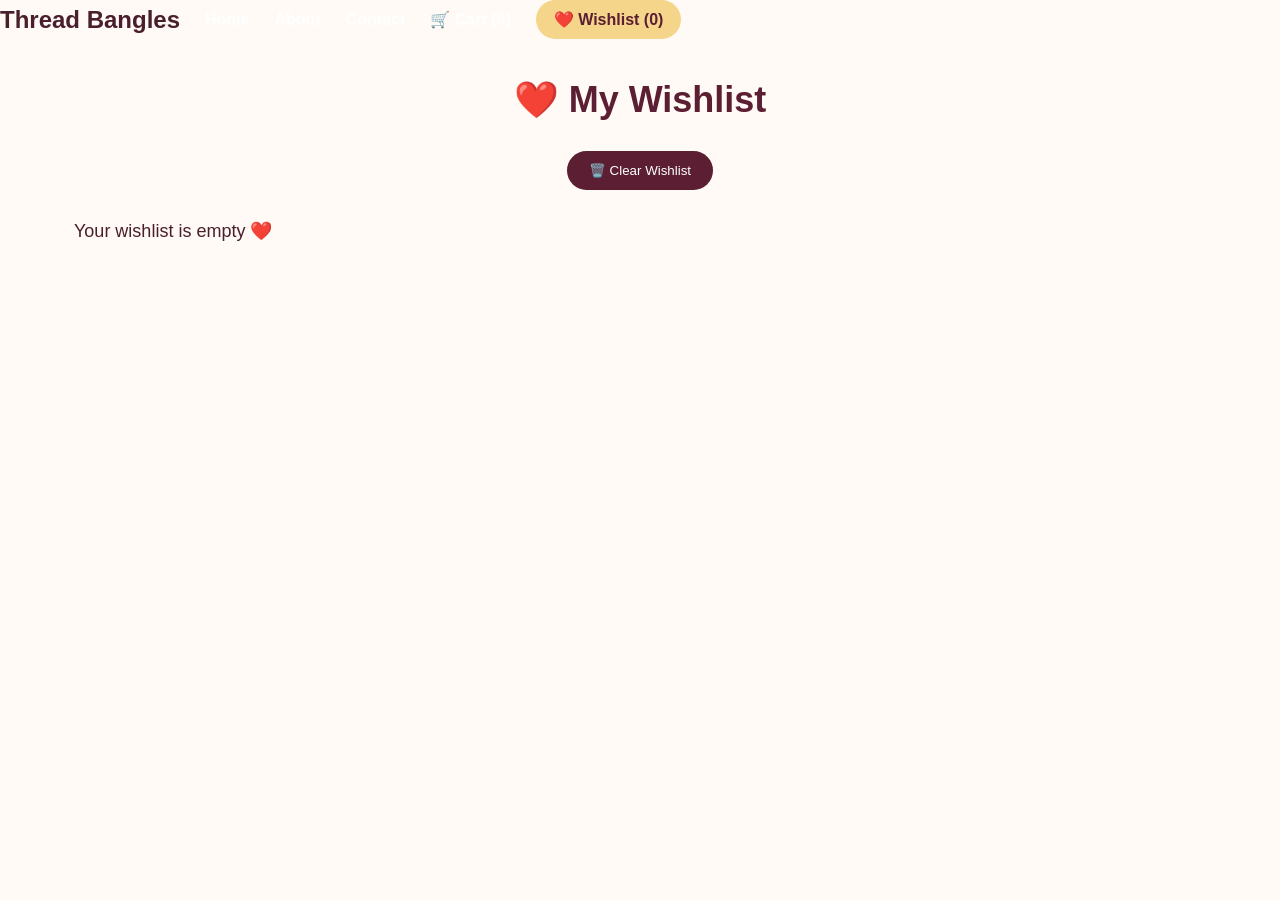
<file: wishlist.html>
<!DOCTYPE html>
<html lang="en">
<head>
    <meta charset="UTF-8">
    <meta name="viewport" content="width=device-width, initial-scale=1.0">

    <title>My Wishlist - Thread Bangles</title>

    <link rel="stylesheet" href="style.css">
</head>

<body>

    <nav>
        <h2>Thread Bangles</h2>

        <a href="index.html">Home</a>
        <a href="about.html">About</a>
        <a href="contact.html">Contact</a>
        <a href="cart.html">🛒 Cart</a>
        <a href="wishlist.html" id="wishlist-link">❤️ Wishlist</a>
    </nav>

    <section class="wishlist-section">

        <h1>❤️ My Wishlist</h1>
        <button class="clear-wishlist-btn" onclick="clearWishlist()">
            🗑️ Clear Wishlist
        </button>

        <div id="wishlist-items"></div>

    </section>

    <script src="script.js"></script>

</body>
</html>
</file>
<file: style.css>
/* =========================
   RESET
========================= */

* {
    box-sizing: border-box;
    margin: 0;
    padding: 0;
}


/* =========================
   BODY
========================= */

body {
    font-family: Arial, sans-serif;
    background-color: #fffaf5;
    color: #4a1f2d;
}


/* =========================
   HEADER
========================= */

header {
    background-color: #5b1e32;
    padding: 18px 40px;

    display: flex;
    justify-content: space-between;
    align-items: center;

    position: sticky;
    top: 0;
    z-index: 1000;
}


.logo {
    color: white;
    font-size: 25px;
    font-weight: bold;
    letter-spacing: 2px;
}


nav {
    display: flex;
    align-items: center;
    gap: 25px;
}


nav a {
    color: white;
    text-decoration: none;
    font-size: 16px;
    font-weight: bold;
    transition: 0.3s;
}


nav a:hover {
    color: #f5d58a;
}


nav a:last-child {
    background-color: #f5d58a;
    color: #5b1e32;
    padding: 10px 18px;
    border-radius: 20px;
}


nav a:last-child:hover {
    background-color: white;
}


/* =========================
   HERO
========================= */

.hero {
    min-height: 500px;

    display: flex;
    justify-content: center;
    align-items: center;

    text-align: center;

    background:
        linear-gradient(
            rgba(91, 30, 50, 0.35),
            rgba(91, 30, 50, 0.35)
        ),
        #f9e8df;
}


.hero-content h1 {
    font-size: 55px;
    color: #5b1e32;
    margin-bottom: 20px;
}


.hero-content p {
    font-size: 22px;
    margin-bottom: 30px;
}


.hero-content button {
    background-color: #5b1e32;
    color: white;
    border: none;

    padding: 14px 30px;

    border-radius: 25px;

    font-size: 18px;
    cursor: pointer;

    transition: 0.3s;
}


.hero-content button:hover {
    background-color: #d4af37;
    color: #5b1e32;
}


/* =========================
   WELCOME
========================= */

.welcome {
    text-align: center;
    padding: 60px 20px;
}


.welcome h2 {
    font-size: 35px;
    color: #5b1e32;
    margin-bottom: 15px;
}


.welcome p {
    max-width: 700px;
    margin: auto;

    font-size: 18px;
    line-height: 1.7;
}


/* =========================
   FEATURED
========================= */

.featured {
    text-align: center;
    padding: 60px 20px;

    background-color: #f9e8df;
}


.featured h2 {
    font-size: 32px;
    color: #5b1e32;
    margin-bottom: 35px;
}


.featured-container {
    max-width: 1100px;
    margin: auto;

    display: grid;
    grid-template-columns: repeat(3, 1fr);

    gap: 25px;
}


.featured-card {
    background-color: white;

    padding: 30px 20px;

    border-radius: 20px;

    box-shadow: 0 8px 20px rgba(91, 30, 50, 0.1);
}


.featured-icon {
    font-size: 40px;
    margin-bottom: 15px;
}


.featured-card h3 {
    color: #5b1e32;
    margin-bottom: 10px;
}


.featured-card p {
    line-height: 1.6;
}


/* =========================
   BEST SELLERS
========================= */

.featured-section {
    text-align: center;

    padding: 45px 20px;

    background-color: #fffaf5;
}


.featured-section h1 {
    color: #5b1e32;
    margin-bottom: 10px;
}


.featured-section p {
    color: #76505d;
    font-size: 18px;
}


.featured-btn {
    display: inline-block;

    margin-top: 18px;

    padding: 12px 25px;

    background-color: #5b1e32;
    color: white;

    text-decoration: none;

    border-radius: 25px;

    font-weight: bold;
}


.featured-btn:hover {
    background-color: #d4af37;
    color: #5b1e32;
}


/* =========================
   SHOP
========================= */

.shop {
    padding: 60px 20px;

    background-color: #f9e8df;

    text-align: center;
}


.shop h2 {
    font-size: 38px;
    color: #5b1e32;
    margin-bottom: 10px;
}


.shop-subtitle {
    font-size: 18px;
    margin-bottom: 30px;
}


/* =========================
   SEARCH
========================= */

.shop-search {
    width: 100%;
    max-width: 650px;

    margin: 0 auto 25px;

    position: relative;
}


.shop-search input {
    width: 100%;

    padding: 15px 50px 15px 20px;

    border: 1px solid #d8b7a8;

    border-radius: 30px;

    font-size: 18px;

    outline: none;
}


.shop-search input:focus {
    border-color: #5b1e32;
}


.shop-search span {
    position: absolute;

    right: 20px;
    top: 50%;

    transform: translateY(-50%);

    font-size: 22px;
}


/* =========================
   CATEGORY FILTERS
========================= */

.category-filters {
    display: flex;
    justify-content: center;

    flex-wrap: wrap;

    gap: 15px;

    margin-bottom: 35px;
}


.category-filters button {
    background-color: white;

    color: #5b1e32;

    border: 1px solid #d8b7a8;

    padding: 12px 28px;

    border-radius: 25px;

    font-size: 17px;

    cursor: pointer;

    transition: 0.3s;
}


.category-filters button:hover {
    background-color: #5b1e32;
    color: white;
}


/* =========================
   NO PRODUCTS
========================= */

.no-products {
    display: none;

    color: #6b243d;

    font-size: 20px;

    font-weight: bold;

    margin-bottom: 30px;
}


/* =========================
   PRODUCT GRID
========================= */

.product-container {
    width: 100%;
    max-width: 1200px;

    margin: 30px auto;

    padding: 0 10px;

    display: grid;

    grid-template-columns: repeat(3, minmax(0, 1fr));

    gap: 30px;

    align-items: start;
}


/* =========================
   PRODUCT CARD
========================= */

.product-card {
    width: 100%;

    background-color: #fffaf5;

    border-radius: 20px;

    overflow: hidden;

    box-shadow:
        0 8px 25px rgba(91, 30, 50, 0.12);

    padding-bottom: 25px;

    transition: transform 0.3s, box-shadow 0.3s;
}


.product-card:hover {
    transform: translateY(-5px);

    box-shadow:
        0 12px 30px rgba(91, 30, 50, 0.18);
}


.product-card img {
    display: block;

    width: 100%;

    height: 300px;

    object-fit: cover;
}


.product-card h3 {
    color: #5b1e32;

    font-size: 23px;

    margin: 25px 15px 10px;
}


.product-card p {
    color: #b88a00;

    font-size: 24px;

    font-weight: bold;

    margin-bottom: 20px;
}


.product-card button {
    display: block;

    width: 80%;

    margin: 0 auto 8px;

    padding: 13px;

    border: none;

    border-radius: 30px;

    background-color: #7a2445;

    color: white;

    font-size: 17px;

    cursor: pointer;

    transition: 0.3s;
}


.product-card button:hover {
    background-color: #d4af37;
    color: #5b1e32;
}


.product-card a {
    text-decoration: none;
}


/* =========================
   WISHLIST BUTTON
========================= */

.product-card .wishlist-btn {
    background-color: #7a2445;
}


.product-card .wishlist-btn:hover {
    background-color: #d4af37;
}


/* =========================
   REVIEWS
========================= */

.reviews-section {
    text-align: center;

    padding: 60px 20px;

    background-color: #fffaf5;
}


.reviews-section h1 {
    color: #5b1e32;

    margin-bottom: 35px;
}


.reviews-container {
    max-width: 1100px;

    margin: auto;

    display: grid;

    grid-template-columns: repeat(3, 1fr);

    gap: 25px;
}


.review-card {
    background-color: #f9e8df;

    padding: 25px;

    border-radius: 18px;

    box-shadow: 0 5px 15px rgba(91, 30, 50, 0.08);
}


.review-card h3 {
    color: #5b1e32;

    margin-bottom: 15px;
}


.review-card p {
    line-height: 1.6;
}


/* =========================
   SUPPORT
========================= */

.support-section {
    text-align: center;

    padding: 60px 20px;

    background-color: #f9e8df;
}


.support-section h1 {
    color: #5b1e32;

    margin-bottom: 15px;
}


.support-section p {
    font-size: 18px;

    margin-bottom: 20px;
}


.support-btn {
    display: inline-block;

    background-color: #5b1e32;

    color: white;

    text-decoration: none;

    padding: 13px 25px;

    border-radius: 25px;

    font-weight: bold;
}


.support-btn:hover {
    background-color: #d4af37;

    color: #5b1e32;
}


/* =========================
   FOOTER
========================= */

.main-footer {
    background-color: #5b1e32;

    color: white;

    padding-top: 50px;
}


.footer-container {
    max-width: 1200px;

    margin: auto;

    padding: 0 25px 40px;

    display: grid;

    grid-template-columns: repeat(4, 1fr);

    gap: 30px;
}


.footer-container h2,
.footer-container h3 {
    margin-bottom: 18px;
}


.footer-about p {
    line-height: 1.7;
}


.footer-links {
    display: flex;

    flex-direction: column;

    gap: 10px;
}


.footer-links a,
.social-icons a {
    color: white;

    text-decoration: none;
}


.footer-links a:hover,
.social-icons a:hover {
    color: #f5d58a;
}


.footer-contact p {
    margin-bottom: 10px;
}


.social-icons {
    display: flex;

    flex-direction: column;

    gap: 10px;
}


.footer-bottom {
    text-align: center;

    border-top: 1px solid rgba(255,255,255,0.2);

    padding: 20px;
}


/* =========================
   BACK TO TOP
========================= */

.back-to-top {
    display: block;

    margin: 30px auto;

    padding: 10px 20px;

    background-color: #5b1e32;

    color: white;

    border: none;

    border-radius: 20px;

    cursor: pointer;

    font-weight: bold;
}


.back-to-top:hover {
    background-color: #d4af37;

    color: #5b1e32;
}


/* =========================
   MOBILE / TABLET
========================= */

@media (max-width: 900px) {

    .product-container {
        grid-template-columns: repeat(2, minmax(0, 1fr));
    }

    .featured-container {
        grid-template-columns: repeat(2, 1fr);
    }

    .reviews-container {
        grid-template-columns: repeat(2, 1fr);
    }

    .footer-container {
        grid-template-columns: repeat(2, 1fr);
    }

}


/* =========================
   MOBILE
========================= */

@media (max-width: 600px) {

    header {
        padding: 15px;

        flex-direction: column;

        gap: 15px;
    }


    .logo {
        font-size: 21px;
    }


    nav {
        width: 100%;

        justify-content: center;

        flex-wrap: wrap;

        gap: 10px;
    }


    nav a {
        font-size: 14px;
    }


    nav a:last-child {
        padding: 8px 12px;
    }


    .hero {
        min-height: 420px;

        padding: 30px 15px;
    }


    .hero-content h1 {
        font-size: 38px;
    }


    .hero-content p {
        font-size: 18px;
    }


    .welcome h2 {
        font-size: 28px;
    }


    .featured {
        padding: 40px 15px;
    }


    .featured-container {
        grid-template-columns: 1fr;
    }


    .featured-section {
        padding: 30px 15px;
    }


    .featured-section h1 {
        font-size: 28px;
    }


    .featured-section p {
        font-size: 16px;
    }


    .shop {
        padding: 45px 10px;
    }


    .shop h2 {
        font-size: 30px;
    }


    .category-filters {
        gap: 8px;
    }


    .category-filters button {
        padding: 10px 18px;

        font-size: 15px;
    }


    /* ONE PRODUCT PER ROW ON PHONE */

    .product-container {
        grid-template-columns: 1fr;

        gap: 25px;

        padding: 0 5px;
    }


    .product-card img {
        height: 280px;
    }


    .product-card h3 {
        font-size: 21px;
    }


    .reviews-container {
        grid-template-columns: 1fr;
    }


    .footer-container {
        grid-template-columns: 1fr;

        text-align: center;
    }


    .footer-links,
    .social-icons {
        align-items: center;
    }

}
/* ==============================
   PRODUCT DETAIL PAGE
   ============================== */

.product-detail {
    width: 90%;
    max-width: 1100px;
    margin: 50px auto;
    display: grid;
    grid-template-columns: 1fr 1fr;
    gap: 60px;
    align-items: center;
}

.product-detail-image {
    width: 100%;
    background: #ffffff;
    border-radius: 20px;
    overflow: hidden;
    box-shadow: 0 8px 25px rgba(91, 30, 50, 0.15);
}

.product-detail-image img {
    display: block;
    width: 100%;
    height: 500px;
    object-fit: cover;
}

.product-detail-info h1 {
    font-size: 42px;
    margin-bottom: 15px;
    color: #5b1e32;
}

.product-detail-info h2 {
    font-size: 30px;
    color: #5b1e32;
    margin-bottom: 20px;
}

.product-description {
    font-size: 18px;
    line-height: 1.7;
    margin-bottom: 20px;
}

.product-features {
    list-style: none;
    padding: 0;
    margin-bottom: 25px;
}

.product-features li {
    font-size: 17px;
    margin: 10px 0;
}

.quantity-box {
    display: flex;
    align-items: center;
    gap: 15px;
    margin-bottom: 25px;
}

.quantity-box button {
    width: 40px;
    height: 40px;
    border: none;
    border-radius: 8px;
    background: #5b1e32;
    color: white;
    font-size: 24px;
    cursor: pointer;
}

.quantity-box button:hover {
    background: #7a2944;
}

.quantity-box span {
    font-size: 20px;
    font-weight: bold;
    min-width: 25px;
    text-align: center;
}

.detail-add-cart {
    padding: 15px 30px;
    border: none;
    border-radius: 30px;
    background: #5b1e32;
    color: white;
    font-size: 18px;
    font-weight: bold;
    cursor: pointer;
}

.detail-add-cart:hover {
    background: #7a2944;
    transform: translateY(-2px);
}


/* Mobile */

@media (max-width: 700px) {

    .product-detail {
        grid-template-columns: 1fr;
        gap: 30px;
        margin: 30px auto;
    }

    .product-detail-image img {
        height: 350px;
    }

    .product-detail-info h1 {
        font-size: 32px;
    }

}
/* ==============================
   CART PAGE
   ============================== */

.cart-page {
    width: 90%;
    max-width: 900px;
    margin: 50px auto;
}

.cart-page h1 {
    text-align: center;
    color: #5b1e32;
    font-size: 40px;
    margin-bottom: 35px;
}

.cart-item {
    background: white;
    width: 100%;
    max-width: 700px;
    margin: 0 auto 25px auto;
    padding: 30px;
    border-radius: 18px;
    box-shadow: 0 6px 20px rgba(91, 30, 50, 0.12);
}

.cart-item h2,
.cart-item h3 {
    color: #5b1e32;
    margin-bottom: 12px;
}

.cart-item p {
    font-size: 17px;
    margin: 10px 0;
}

.cart-item button {
    padding: 8px 14px;
    margin: 5px;
    border: none;
    border-radius: 8px;
    background: #5b1e32;
    color: white;
    font-size: 16px;
    cursor: pointer;
}

.cart-item button:hover {
    background: #7a2944;
}

.cart-total {
    width: 100%;
    max-width: 700px;
    margin: 30px auto;
    background: #fff0f5;
    padding: 25px;
    border-radius: 18px;
    text-align: center;
}

.cart-total h2 {
    color: #5b1e32;
    font-size: 28px;
}

.cart-actions {
    max-width: 700px;
    margin: 25px auto;
    display: flex;
    justify-content: center;
    gap: 15px;
    flex-wrap: wrap;
}

.cart-actions button,
.cart-actions a {
    padding: 13px 22px;
    border-radius: 25px;
    border: none;
    background: #5b1e32;
    color: white;
    text-decoration: none;
    font-size: 16px;
    cursor: pointer;
}

.cart-actions button:hover,
.cart-actions a:hover {
    background: #7a2944;
}

/* Mobile */

@media (max-width: 600px) {

    .cart-page {
        width: 94%;
        margin: 30px auto;
    }

    .cart-page h1 {
        font-size: 30px;
    }

    .cart-actions {
        justify-content: center;
    }

}

.cart-section {
    width: 90%;
    max-width: 900px;
    margin: 45px auto;
    text-align: center;
}

.cart-section h1 {
    text-align: center;
    margin-bottom: 30px;
}

.cart-item {
    width: 100%;
    max-width: 700px;
    margin: 20px auto;
    padding: 25px;
    text-align: left;
    background: white;
    border-radius: 18px;
    box-shadow: 0 6px 20px rgba(91, 30, 50, 0.12);
}

.cart-item h2 {
    margin-bottom: 12px;
}

#cart-total {
    text-align: center;
    margin: 30px auto;
}

.cart-actions {
    display: flex;
    justify-content: center;
    align-items: center;
    gap: 15px;
    flex-wrap: wrap;
    margin: 25px auto;
}

.cart-actions button,
.cart-actions a {
    display: inline-block;
    padding: 13px 22px;
    border: none;
    border-radius: 25px;
    background: #5b1e32;
    color: white;
    text-decoration: none;
    font-size: 16px;
    cursor: pointer;
}

.cart-actions button:hover,
.cart-actions a:hover {
    background: #7a2944;
}

.empty-cart {
    text-align: center;
    padding: 40px 20px;
}

@media (max-width: 600px) {
    .cart-actions {
        flex-direction: column;
    }

    .cart-actions a,
    .cart-actions button {
        width: 100%;
        max-width: 280px;
    }
}

/* ==============================
   CHECKOUT PAGE
   ============================== */

.checkout-section {
    width: 90%;
    max-width: 900px;
    margin: 40px auto;
    color: #4a1f2d;
}

.checkout-section > h1 {
    text-align: center;
    font-size: 38px;
    margin-bottom: 30px;
    color: #5b1e32;
}

.order-summary {
    background: white;
    padding: 25px;
    border-radius: 18px;
    box-shadow: 0 6px 20px rgba(91, 30, 50, 0.12);
    margin-bottom: 30px;
}

.order-summary h2,
.delivery-details h2 {
    color: #5b1e32;
    margin-bottom: 20px;
}

.checkout-item {
    padding: 15px 0;
    border-bottom: 1px solid #f0dce3;
}

.checkout-item h3 {
    margin-bottom: 8px;
}

.checkout-item p {
    margin: 6px 0;
}

.checkout-total {
    text-align: right;
    margin-top: 20px;
    font-size: 25px;
    color: #5b1e32;
}

.delivery-details {
    background: white;
    padding: 30px;
    border-radius: 18px;
    box-shadow: 0 6px 20px rgba(91, 30, 50, 0.12);
}

.delivery-details form {
    display: flex;
    flex-direction: column;
    gap: 18px;
}

.delivery-details input,
.delivery-details textarea {
    width: 100%;
    padding: 14px;
    border: 1px solid #d9b8c4;
    border-radius: 10px;
    font-size: 16px;
    font-family: Arial, sans-serif;
}

.delivery-details textarea {
    min-height: 110px;
    resize: vertical;
}

.place-order-btn {
    width: 100%;
    padding: 15px;
    background: #5b1e32;
    color: white;
    border: none;
    border-radius: 25px;
    font-size: 18px;
    font-weight: bold;
    cursor: pointer;
}

.place-order-btn:hover {
    background: #7a2944;
}

@media (max-width: 600px) {
    .checkout-section {
        width: 94%;
        margin: 25px auto;
    }

    .checkout-section > h1 {
        font-size: 30px;
    }

    .order-summary,
    .delivery-details {
        padding: 20px;
    }
}

/* ==============================
   ORDER SUCCESS PAGE
   ============================== */

.success-section {
    width: 90%;
    max-width: 800px;
    margin: 70px auto;
    padding: 50px 30px;
    text-align: center;
    background: white;
    border-radius: 25px;
    box-shadow: 0 10px 30px rgba(91, 30, 50, 0.12);
}

.success-icon {
    font-size: 70px;
    margin-bottom: 20px;
}

.success-section h1 {
    color: #5b1e32;
    font-size: 38px;
    margin-bottom: 20px;
}

.success-section p {
    color: #4a1f2d;
    font-size: 19px;
    line-height: 1.8;
}

.order-id {
    display: inline-block;
    margin: 20px 0;
    padding: 12px 22px;
    background: #fff0c2;
    color: #5b1e32;
    border-radius: 12px;
    font-weight: bold;
}

.success-actions {
    display: flex;
    justify-content: center;
    align-items: center;
    gap: 15px;
    flex-wrap: wrap;
    margin-top: 25px;
}

.success-actions a {
    display: inline-block;
    padding: 14px 24px;
    border-radius: 28px;
    background: #5b1e32;
    color: white;
    text-decoration: none;
    font-weight: bold;
}

.success-actions a:hover {
    background: #7a2944;
}

@media (max-width: 600px) {
    .success-section {
        margin: 30px auto;
        padding: 30px 20px;
    }

    .success-section h1 {
        font-size: 30px;
    }

    .success-actions {
        flex-direction: column;
    }

    .success-actions a {
        width: 100%;
    }
}

/* ==============================
   WISHLIST PAGE
   ============================== */

.wishlist-section {
    width: 90%;
    max-width: 1200px;
    margin: 40px auto;
}

.wishlist-section h1 {
    text-align: center;
    color: #5b1e32;
    margin-bottom: 30px;
    font-size: 36px;
}

.wishlist-container,
#wishlist-items {
    display: grid;
    grid-template-columns: repeat(3, minmax(0, 1fr));
    gap: 25px;
    align-items: start;
}

.wishlist-card {
    background: white;
    border-radius: 18px;
    overflow: hidden;
    padding-bottom: 20px;
    text-align: center;
    box-shadow: 0 6px 20px rgba(91, 30, 50, 0.12);
}

.wishlist-card img,
#wishlist-items img {
    display: block;
    width: 100%;
    height: 260px;
    object-fit: contain;
    background: white;
}

.wishlist-card h3,
#wishlist-items h3 {
    color: #5b1e32;
    margin: 15px 10px 8px;
}

.wishlist-card p,
#wishlist-items p {
    margin: 10px;
    font-size: 18px;
}

.wishlist-card button,
#wishlist-items button {
    background: #5b1e32;
    color: white;
    border: none;
    padding: 11px 16px;
    border-radius: 20px;
    margin: 5px;
    cursor: pointer;
}

.wishlist-card button:hover,
#wishlist-items button:hover {
    background: #7a2944;
}

.wishlist-section > button {
    display: block;
    margin: 20px auto;
    background: #5b1e32;
    color: white;
    border: none;
    border-radius: 22px;
    padding: 12px 22px;
    cursor: pointer;
}

@media (max-width: 800px) {
    .wishlist-container,
    #wishlist-items {
        grid-template-columns: repeat(2, minmax(0, 1fr));
    }
}

@media (max-width: 550px) {
    .wishlist-container,
    #wishlist-items {
        grid-template-columns: 1fr;
    }
}

/* ==============================
   ABOUT PAGE
   ============================== */

.about-hero {
    text-align: center;
    padding: 65px 20px;
    background: linear-gradient(135deg, #5b1e32, #7a2944);
    color: white;
}

.about-hero h1 {
    font-size: 42px;
    margin-bottom: 15px;
}

.about-hero p {
    font-size: 20px;
    color: #ffe6a6;
}

.about-content {
    width: 90%;
    max-width: 1100px;
    margin: 45px auto;
    display: grid;
    grid-template-columns: 1.5fr 1fr;
    gap: 30px;
    align-items: stretch;
}

.about-text,
.about-box {
    background: rgba(237, 235, 170, 0.911);
    padding: 30px;
    border-radius: 20px;
    box-shadow: 0 8px 25px rgba(91, 30, 50, 0.10);
}

.about-text h2,
.about-box h2 {
    color: #5b1e32;
    font-size: 27px;
    margin-bottom: 20px;
}

.about-text p {
    color: #59434a;
    font-size: 17px;
    line-height: 1.9;
    margin-bottom: 15px;
}

.about-feature {
    background: #fff5d9;
    color: #5b1e32;
    padding: 15px;
    margin: 12px 0;
    border-radius: 12px;
    font-size: 17px;
    font-weight: bold;
}

.about-quote {
    text-align: center;
    padding: 45px 20px;
    background: #f8e5eb;
    color: #5b1e32;
    margin-top: 35px;
}

.about-quote h2 {
    font-size: 30px;
    margin-bottom: 12px;
}

.about-quote p {
    font-size: 18px;
}

@media (max-width: 700px) {
    .about-hero h1 {
        font-size: 32px;
    }

    .about-content {
        grid-template-columns: 1fr;
        width: 92%;
        margin: 25px auto;
    }

    .about-text,
    .about-box {
        padding: 22px;
    }

    .about-quote h2 {
        font-size: 25px;
    }
}

/* ==============================
   CONTACT PAGE
   ============================== */

.contact-hero {
    text-align: center;
    padding: 55px 20px;
    background: linear-gradient(135deg, #5b1e32, #7a2944);
    color: white;
}

.contact-hero h1 {
    font-size: 42px;
    margin-bottom: 12px;
}

.contact-hero p {
    font-size: 20px;
    color: #ffe6a6;
}

.contact-section {
    width: 90%;
    max-width: 1100px;
    margin: 45px auto;
    display: grid;
    grid-template-columns: 1fr 1.2fr;
    gap: 30px;
    align-items: start;
}

.contact-info,
.contact-form {
    background: white;
    padding: 30px;
    border-radius: 20px;
    box-shadow: 0 8px 25px rgba(91, 30, 50, 0.12);
}

.contact-info h2,
.contact-form h2 {
    color: #5b1e32;
    font-size: 26px;
    margin-bottom: 20px;
}

.contact-info > p {
    color: #59434a;
    font-size: 16px;
    line-height: 1.8;
    margin-bottom: 22px;
}

.contact-detail {
    background: #fff5d9;
    color: #5b1e32;
    padding: 16px;
    margin: 14px 0;
    border-radius: 12px;
    line-height: 1.8;
    overflow-wrap: anywhere;
}

.contact-form form {
    display: flex;
    flex-direction: column;
    gap: 16px;
}

.contact-form input,
.contact-form textarea {
    width: 100%;
    padding: 14px;
    border: 1px solid #dfc3cd;
    border-radius: 10px;
    font-family: Arial, sans-serif;
    font-size: 16px;
    background: #fffdfb;
}

.contact-form input:focus,
.contact-form textarea:focus {
    outline: 2px solid #9b526d;
    border-color: #5b1e32;
}

.contact-form textarea {
    resize: vertical;
}

.contact-form button {
    padding: 14px 22px;
    border: none;
    border-radius: 25px;
    background: #5b1e32;
    color: white;
    font-size: 17px;
    font-weight: bold;
    cursor: pointer;
}

.contact-form button:hover {
    background: #7a2944;
}

#message-success {
    color: #5b1e32;
    font-weight: bold;
    line-height: 1.6;
}

footer {
    background: #5b1e32;
    color: white;
    text-align: center;
    padding: 22px;
    margin-top: 40px;
}

@media (max-width: 750px) {
    .contact-hero h1 {
        font-size: 34px;
    }

    .contact-section {
        grid-template-columns: 1fr;
        width: 92%;
        margin: 25px auto;
    }

    .contact-info,
    .contact-form {
        padding: 22px;
    }
}
/* WhatsApp Order Button */

.whatsapp-btn {
    display: inline-block;
    background-color: #25D366;
    color: white;
    padding: 14px 25px;
    margin-top: 15px;
    border-radius: 8px;
    text-decoration: none;
    font-size: 16px;
    font-weight: bold;
    text-align: center;
    transition: 0.3s;
}

.whatsapp-btn:hover {
    background-color: #128C7E;
    color: white;
    transform: translateY(-2px);
}

@media (max-width: 600px) {
    .whatsapp-btn {
        display: block;
        width: 100%;
        box-sizing: border-box;
    }
}
/* PhonePe Test Payment Section */

.phonepe-payment {
    margin-top: 25px;
    padding: 20px;
    background-color: #f5efff;
    border: 2px solid #6739b7;
    border-radius: 12px;
    text-align: center;
}

.phonepe-payment h2 {
    color: #5f259f;
    margin-bottom: 15px;
}

.phonepe-payment button {
    background-color: #5f259f;
    color: white;
    padding: 14px 28px;
    border: none;
    border-radius: 8px;
    font-size: 16px;
    font-weight: bold;
    cursor: pointer;
    width: 100%;
}

.phonepe-payment button:hover {
    background-color: #481b80;
}

.phonepe-payment p {
    margin-top: 12px;
    color: #555;
    font-size: 13px;
}
/* ===== CHECKOUT PAGE DESIGN ===== */

.checkout-section {
    max-width: 950px;
    width: 90%;
    margin: 50px auto;
    padding: 20px;
}

.checkout-section h1 {
    text-align: center;
    font-size: 38px;
    color: #5b1837;
    margin-bottom: 35px;
}

.checkout-box {
    background: #ffffff;
    padding: 35px;
    border-radius: 15px;
    box-shadow: 0 5px 20px rgba(0, 0, 0, 0.1);
}

.checkout-box h2 {
    color: #5b1837;
    font-size: 25px;
    margin: 25px 0 15px;
}

#checkout-items {
    margin-bottom: 15px;
    line-height: 1.8;
}

#checkout-total {
    color: #5b1837;
    font-size: 24px;
    margin: 20px 0;
    padding-bottom: 20px;
    border-bottom: 1px solid #ddd;
}

/* Delivery Details */

.checkout-box input,
.checkout-box textarea {
    display: block;
    width: 100%;
    box-sizing: border-box;
    padding: 14px;
    margin-bottom: 15px;
    border: 1px solid #d8c5ce;
    border-radius: 8px;
    font-size: 16px;
    font-family: Arial, sans-serif;
}

.checkout-box textarea {
    min-height: 110px;
    resize: vertical;
}

.checkout-box input:focus,
.checkout-box textarea:focus {
    outline: none;
    border-color: #5f259f;
}

/* Place Order Button */

.checkout-box > button {
    display: block;
    width: 100%;
    padding: 15px;
    background: #7b2449;
    color: white;
    border: none;
    border-radius: 8px;
    font-size: 17px;
    font-weight: bold;
    cursor: pointer;
    margin-top: 15px;
}

.checkout-box > button:hover {
    background: #581733;
}

/* PhonePe Section */

.checkout-box .phonepe-payment {
    margin-top: 30px;
}

.checkout-box .phonepe-payment h2 {
    color: #5f259f;
    text-align: center;
}

/* Mobile Responsive */

@media (max-width: 600px) {
    .checkout-section {
        width: 95%;
        padding: 10px;
    }

    .checkout-box {
        padding: 20px;
    }

    .checkout-section h1 {
        font-size: 30px;
    }
}
/* Checkout Page Navigation */

body:has(.checkout-section) > nav {
    display: flex;
    align-items: center;
    justify-content: center;
    flex-wrap: wrap;
    gap: 25px;
    padding: 18px 30px;
    background-color: #5b1837;
}

body:has(.checkout-section) > nav h2 {
    color: white;
    margin-right: auto;
    font-size: 26px;
}

body:has(.checkout-section) > nav a {
    color: white;
    text-decoration: none;
    font-size: 16px;
    font-weight: 500;
}

body:has(.checkout-section) > nav a:hover {
    color: #ffd700;
}

@media (max-width: 600px) {
    body:has(.checkout-section) > nav {
        gap: 15px;
        padding: 15px;
    }

    body:has(.checkout-section) > nav h2 {
        width: 100%;
        text-align: center;
        margin-right: 0;
    }
}
</file>
